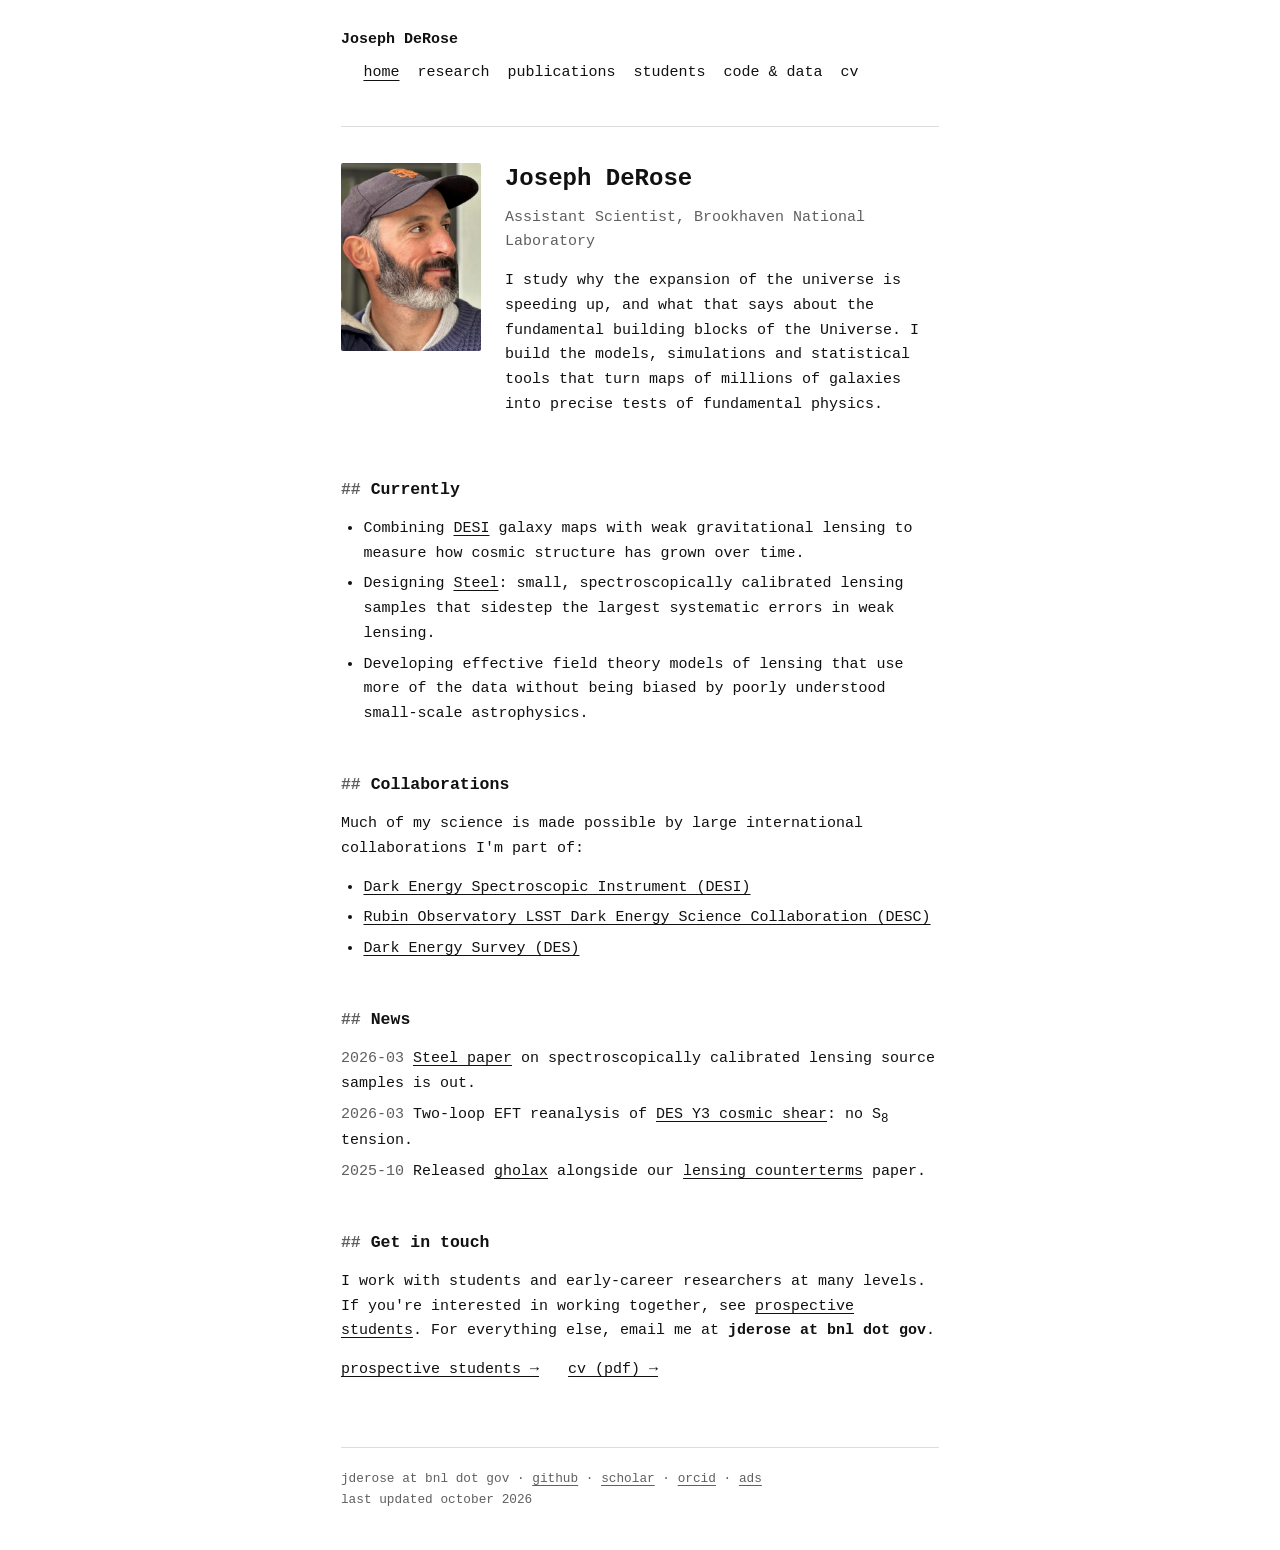
<file: index.html>
<!DOCTYPE html>
<html lang="en">
<head>
  <meta charset="UTF-8">
  <meta name="viewport" content="width=device-width, initial-scale=1.0">
  <title>Joseph DeRose</title>
  <meta name="description" content="Joseph DeRose, cosmologist at Brookhaven National Laboratory, working on dark energy, gravity and the large-scale structure of the universe.">
  <meta property="og:title" content="Joseph DeRose">
  <meta property="og:description" content="Cosmologist at Brookhaven National Laboratory, working on dark energy, gravity and the large-scale structure of the universe.">
  <meta property="og:image" content="images/headshot.jpg">
  <link rel="icon" href="favicon.svg" type="image/svg+xml">
  <link rel="stylesheet" href="style.css">
</head>
<body>
<div class="wrap">

<header class="site">
  <a class="name" href="index.html">Joseph DeRose</a>
  <nav>
    <ul>
      <li><a href="index.html" aria-current="page">home</a></li>
      <li><a href="research.html">research</a></li>
      <li><a href="publications.html">publications</a></li>
      <li><a href="students.html">students</a></li>
      <li><a href="code.html">code &amp; data</a></li>
      <li><a href="images/cv.pdf">cv</a></li>
    </ul>
  </nav>
</header>

<main>
  <div class="intro">
    <img src="images/headshot.jpg" alt="Photo of Joseph DeRose" width="446" height="600">
    <div>
      <h1>Joseph DeRose</h1>
      <p class="muted">Assistant Scientist, Brookhaven National Laboratory</p>
      <p>
        I study why the expansion of the universe is speeding up, and what that says about the fundamental building blocks of the Universe.
        I build the models, simulations and statistical tools that turn maps of millions of galaxies into precise tests of fundamental physics.
      </p>
    </div>
  </div>

  <h2>Currently</h2>
  <ul>
    <li>Combining <a href="https://www.desi.lbl.gov/">DESI</a> galaxy maps with weak gravitational lensing to measure how cosmic structure has grown over time.</li>
    <li>Designing <a href="research.html#steel">Steel</a>: small, spectroscopically calibrated lensing samples that sidestep the largest systematic errors in weak lensing.</li>
    <li>Developing effective field theory models of lensing that use more of the data without being biased by poorly understood small-scale astrophysics.</li>
  </ul>

  <h2>Collaborations</h2>
  <p>Much of my science is made possible by large international collaborations I'm part of:</p>
  <ul>
    <li><a href="https://www.desi.lbl.gov/">Dark Energy Spectroscopic Instrument (DESI)</a></li>
    <li><a href="https://lsstdesc.org/">Rubin Observatory LSST Dark Energy Science Collaboration (DESC)</a></li>
    <li><a href="https://www.darkenergysurvey.org/">Dark Energy Survey (DES)</a></li>
  </ul>

  <h2>News</h2>
  <ul class="news">
    <li><time datetime="2026-03">2026-03</time><a href="https://arxiv.org/abs/2603.10113">Steel paper</a> on spectroscopically calibrated lensing source samples is out.</li>
    <li><time datetime="2026-03">2026-03</time>Two-loop EFT reanalysis of <a href="https://arxiv.org/abs/2603.28761">DES Y3 cosmic shear</a>: no S<sub>8</sub> tension.</li>
    <li><time datetime="2025-10">2025-10</time>Released <a href="https://github.com/j-dr/gholax">gholax</a> alongside our <a href="https://arxiv.org/abs/2510.18981">lensing counterterms</a> paper.</li>
  </ul>

  <h2>Get in touch</h2>
  <p>
    I work with students and early-career researchers at many levels. If you're interested in working together, see
    <a href="students.html">prospective students</a>. For everything else, email me at <b>jderose at bnl dot gov</b>.
  </p>
  <p class="cta">
    <a href="students.html">prospective students &rarr;</a>
    <a href="images/cv.pdf">cv (pdf) &rarr;</a>
  </p>
</main>

<footer class="site">
  jderose at bnl dot gov &middot; <a href="https://github.com/j-dr">github</a> &middot; <a href="https://scholar.google.com/citations?user=4SxA4A8AAAAJ">scholar</a> &middot; <a href="https://orcid.org/0000-0002-0728-0960">orcid</a> &middot; <a href="https://ui.adsabs.harvard.edu/search/q=author%3A%22DeRose%2C%20Joseph%22&amp;sort=date%20desc">ads</a>
  <br>last updated october 2026
</footer>

</div>
</body>
</html>
</file>
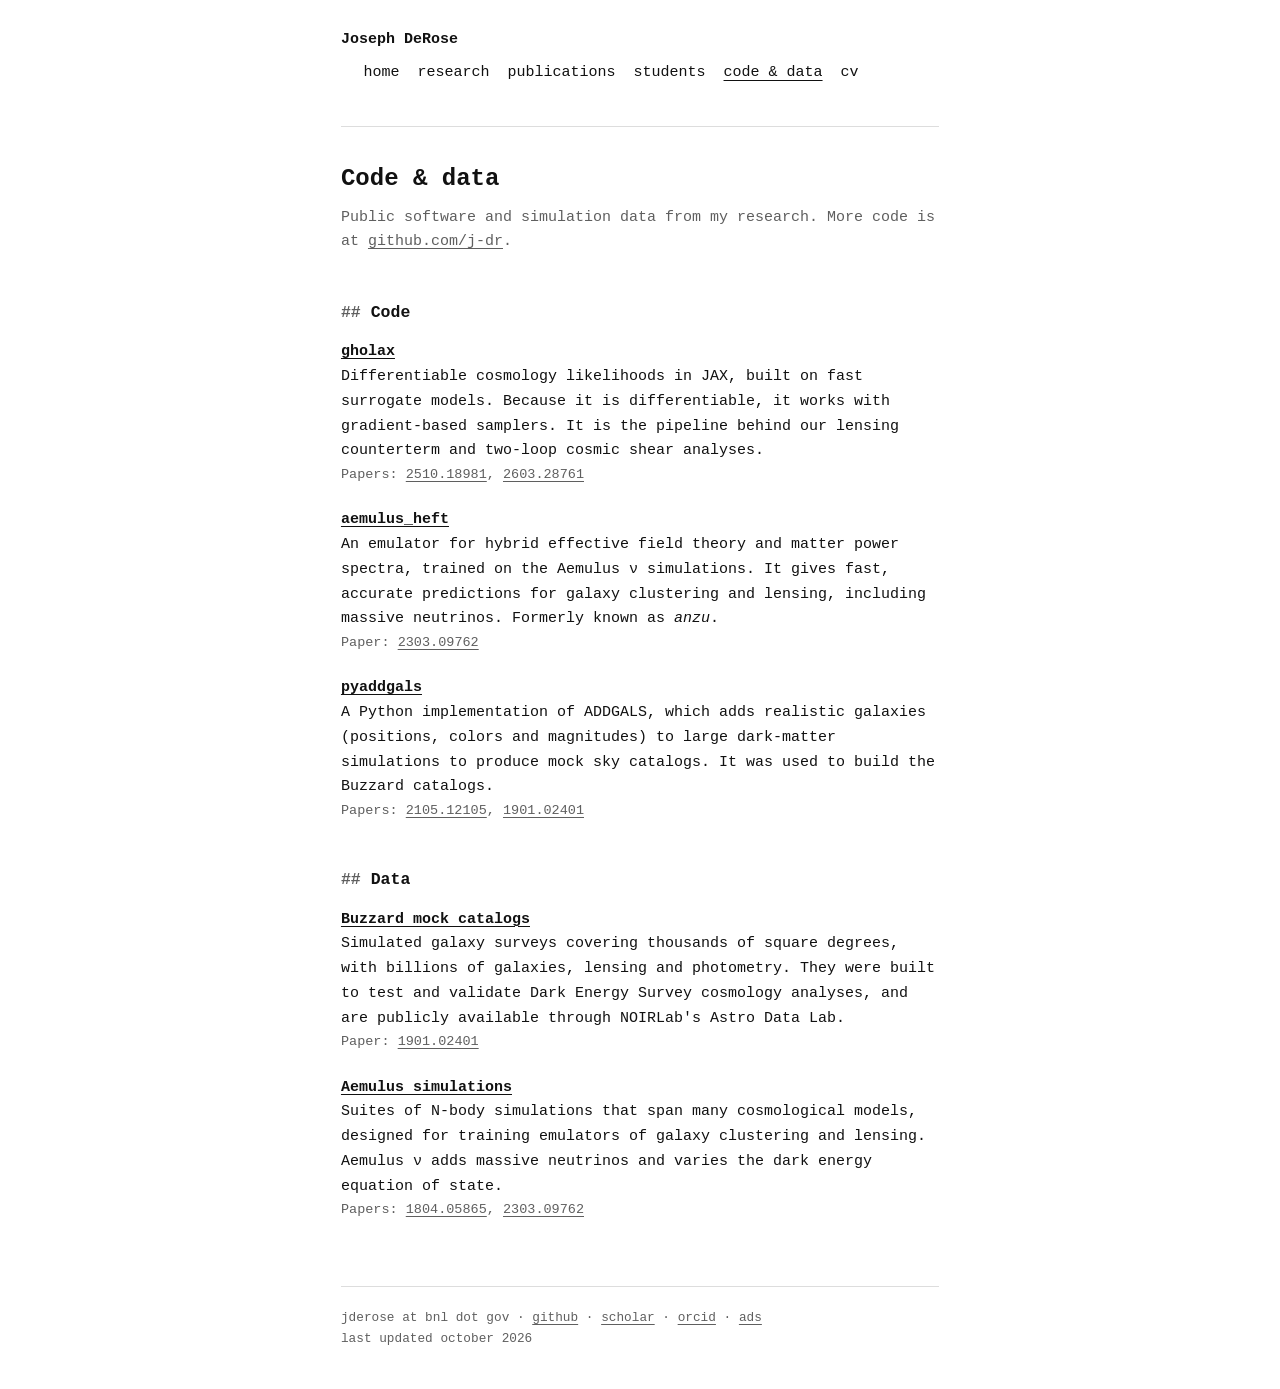
<file: code.html>
<!DOCTYPE html>
<html lang="en">
<head>
  <meta charset="UTF-8">
  <meta name="viewport" content="width=device-width, initial-scale=1.0">
  <title>Code &amp; Data · Joseph DeRose</title>
  <meta name="description" content="Public code and simulation data from Joseph DeRose: gholax, aemulus_heft, pyaddgals, Buzzard and Aemulus.">
  <meta property="og:title" content="Code &amp; Data · Joseph DeRose">
  <meta property="og:description" content="Public cosmology code and simulation data releases.">
  <link rel="icon" href="favicon.svg" type="image/svg+xml">
  <link rel="stylesheet" href="style.css">
</head>
<body>
<div class="wrap">

<header class="site">
  <a class="name" href="index.html">Joseph DeRose</a>
  <nav>
    <ul>
      <li><a href="index.html">home</a></li>
      <li><a href="research.html">research</a></li>
      <li><a href="publications.html">publications</a></li>
      <li><a href="students.html">students</a></li>
      <li><a href="code.html" aria-current="page">code &amp; data</a></li>
      <li><a href="images/cv.pdf">cv</a></li>
    </ul>
  </nav>
</header>

<main>
  <h1>Code &amp; data</h1>
  <p class="muted">Public software and simulation data from my research. More code is at <a href="https://github.com/j-dr">github.com/j-dr</a>.</p>

  <h2>Code</h2>
  <ul class="entries">
    <li>
      <div class="title"><a href="https://github.com/j-dr/gholax">gholax</a></div>
      <div>
        Differentiable cosmology likelihoods in JAX, built on fast surrogate models.
        Because it is differentiable, it works with gradient-based samplers.
        It is the pipeline behind our lensing counterterm and two-loop cosmic shear analyses.
      </div>
      <div class="meta">Papers: <a href="https://arxiv.org/abs/2510.18981">2510.18981</a>, <a href="https://arxiv.org/abs/2603.28761">2603.28761</a></div>
    </li>
    <li>
      <div class="title"><a href="https://github.com/AemulusProject/aemulus_heft">aemulus_heft</a></div>
      <div>
        An emulator for hybrid effective field theory and matter power spectra, trained on the Aemulus &nu; simulations.
        It gives fast, accurate predictions for galaxy clustering and lensing, including massive neutrinos. Formerly known as <i>anzu</i>.
      </div>
      <div class="meta">Paper: <a href="https://arxiv.org/abs/2303.09762">2303.09762</a></div>
    </li>
    <li>
      <div class="title"><a href="https://github.com/j-dr/pyaddgals">pyaddgals</a></div>
      <div>
        A Python implementation of ADDGALS, which adds realistic galaxies (positions, colors and magnitudes) to large dark-matter simulations to produce mock sky catalogs.
        It was used to build the Buzzard catalogs.
      </div>
      <div class="meta">Papers: <a href="https://arxiv.org/abs/2105.12105">2105.12105</a>, <a href="https://arxiv.org/abs/1901.02401">1901.02401</a></div>
    </li>
  </ul>

  <h2>Data</h2>
  <ul class="entries">
    <li>
      <div class="title"><a href="https://datalab.noirlab.edu/buzzard.php">Buzzard mock catalogs</a></div>
      <div>
        Simulated galaxy surveys covering thousands of square degrees, with billions of galaxies, lensing and photometry.
        They were built to test and validate Dark Energy Survey cosmology analyses, and are publicly available through NOIRLab's Astro Data Lab.
      </div>
      <div class="meta">Paper: <a href="https://arxiv.org/abs/1901.02401">1901.02401</a></div>
    </li>
    <li>
      <div class="title"><a href="https://aemulusproject.github.io">Aemulus simulations</a></div>
      <div>
        Suites of N-body simulations that span many cosmological models, designed for training emulators of galaxy clustering and lensing.
        Aemulus &nu; adds massive neutrinos and varies the dark energy equation of state.
      </div>
      <div class="meta">Papers: <a href="https://arxiv.org/abs/1804.05865">1804.05865</a>, <a href="https://arxiv.org/abs/2303.09762">2303.09762</a></div>
    </li>
  </ul>
</main>

<footer class="site">
  jderose at bnl dot gov &middot; <a href="https://github.com/j-dr">github</a> &middot; <a href="https://scholar.google.com/citations?user=4SxA4A8AAAAJ">scholar</a> &middot; <a href="https://orcid.org/0000-0002-0728-0960">orcid</a> &middot; <a href="https://ui.adsabs.harvard.edu/search/q=author%3A%22DeRose%2C%20Joseph%22&amp;sort=date%20desc">ads</a>
  <br>last updated october 2026
</footer>

</div>
</body>
</html>
</file>
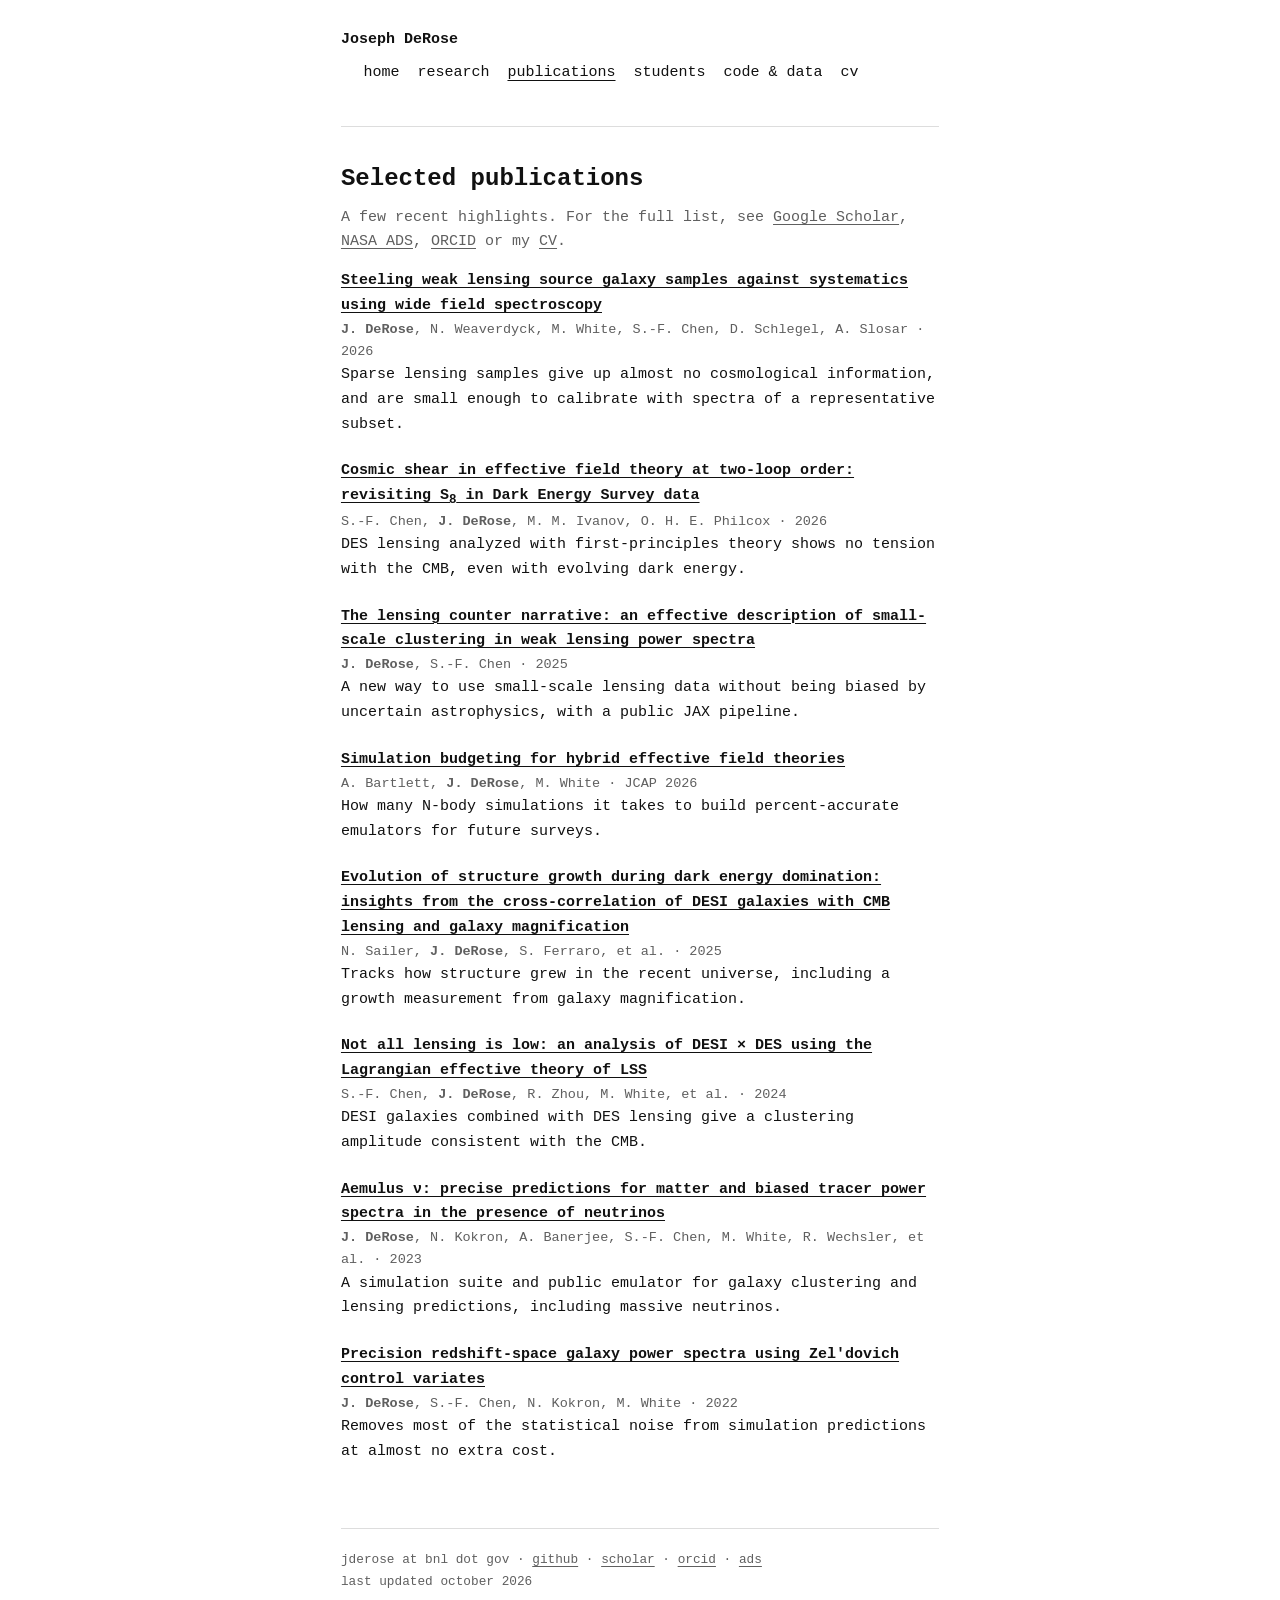
<file: publications.html>
<!DOCTYPE html>
<html lang="en">
<head>
  <meta charset="UTF-8">
  <meta name="viewport" content="width=device-width, initial-scale=1.0">
  <title>Publications · Joseph DeRose</title>
  <meta name="description" content="Selected publications of Joseph DeRose in cosmology, weak lensing and large-scale structure.">
  <meta property="og:title" content="Publications · Joseph DeRose">
  <meta property="og:description" content="Selected publications in cosmology, weak lensing and large-scale structure.">
  <link rel="icon" href="favicon.svg" type="image/svg+xml">
  <link rel="stylesheet" href="style.css">
</head>
<body>
<div class="wrap">

<header class="site">
  <a class="name" href="index.html">Joseph DeRose</a>
  <nav>
    <ul>
      <li><a href="index.html">home</a></li>
      <li><a href="research.html">research</a></li>
      <li><a href="publications.html" aria-current="page">publications</a></li>
      <li><a href="students.html">students</a></li>
      <li><a href="code.html">code &amp; data</a></li>
      <li><a href="images/cv.pdf">cv</a></li>
    </ul>
  </nav>
</header>

<main>
  <h1>Selected publications</h1>
  <p class="muted">
    A few recent highlights.
    For the full list, see <a href="https://scholar.google.com/citations?user=4SxA4A8AAAAJ">Google Scholar</a>, <a href="https://ui.adsabs.harvard.edu/search/q=author%3A%22DeRose%2C%20Joseph%22&amp;sort=date%20desc">NASA ADS</a>, <a href="https://orcid.org/0000-0002-0728-0960">ORCID</a> or my <a href="images/cv.pdf">CV</a>.
  </p>

  <ol class="entries">
    <li>
      <div class="title"><a href="https://arxiv.org/abs/2603.10113">Steeling weak lensing source galaxy samples against systematics using wide field spectroscopy</a></div>
      <div class="meta"><b>J. DeRose</b>, N. Weaverdyck, M. White, S.-F. Chen, D. Schlegel, A. Slosar &middot; 2026</div>
      <div>Sparse lensing samples give up almost no cosmological information, and are small enough to calibrate with spectra of a representative subset.</div>
    </li>
    <li>
      <div class="title"><a href="https://arxiv.org/abs/2603.28761">Cosmic shear in effective field theory at two-loop order: revisiting S<sub>8</sub> in Dark Energy Survey data</a></div>
      <div class="meta">S.-F. Chen, <b>J. DeRose</b>, M. M. Ivanov, O. H. E. Philcox &middot; 2026</div>
      <div>DES lensing analyzed with first-principles theory shows no tension with the CMB, even with evolving dark energy.</div>
    </li>
    <li>
      <div class="title"><a href="https://arxiv.org/abs/2510.18981">The lensing counter narrative: an effective description of small-scale clustering in weak lensing power spectra</a></div>
      <div class="meta"><b>J. DeRose</b>, S.-F. Chen &middot; 2025</div>
      <div>A new way to use small-scale lensing data without being biased by uncertain astrophysics, with a public JAX pipeline.</div>
    </li>
    <li>
      <div class="title"><a href="https://arxiv.org/abs/2510.13962">Simulation budgeting for hybrid effective field theories</a></div>
      <div class="meta">A. Bartlett, <b>J. DeRose</b>, M. White &middot; JCAP 2026</div>
      <div>How many N-body simulations it takes to build percent-accurate emulators for future surveys.</div>
    </li>
    <li>
      <div class="title"><a href="https://arxiv.org/abs/2503.24385">Evolution of structure growth during dark energy domination: insights from the cross-correlation of DESI galaxies with CMB lensing and galaxy magnification</a></div>
      <div class="meta">N. Sailer, <b>J. DeRose</b>, S. Ferraro, et al. &middot; 2025</div>
      <div>Tracks how structure grew in the recent universe, including a growth measurement from galaxy magnification.</div>
    </li>
    <li>
      <div class="title"><a href="https://arxiv.org/abs/2407.04795">Not all lensing is low: an analysis of DESI &times; DES using the Lagrangian effective theory of LSS</a></div>
      <div class="meta">S.-F. Chen, <b>J. DeRose</b>, R. Zhou, M. White, et al. &middot; 2024</div>
      <div>DESI galaxies combined with DES lensing give a clustering amplitude consistent with the CMB.</div>
    </li>
    <li>
      <div class="title"><a href="https://arxiv.org/abs/2303.09762">Aemulus &nu;: precise predictions for matter and biased tracer power spectra in the presence of neutrinos</a></div>
      <div class="meta"><b>J. DeRose</b>, N. Kokron, A. Banerjee, S.-F. Chen, M. White, R. Wechsler, et al. &middot; 2023</div>
      <div>A simulation suite and public emulator for galaxy clustering and lensing predictions, including massive neutrinos.</div>
    </li>
    <li>
      <div class="title"><a href="https://arxiv.org/abs/2210.14239">Precision redshift-space galaxy power spectra using Zel'dovich control variates</a></div>
      <div class="meta"><b>J. DeRose</b>, S.-F. Chen, N. Kokron, M. White &middot; 2022</div>
      <div>Removes most of the statistical noise from simulation predictions at almost no extra cost.</div>
    </li>
  </ol>
</main>

<footer class="site">
  jderose at bnl dot gov &middot; <a href="https://github.com/j-dr">github</a> &middot; <a href="https://scholar.google.com/citations?user=4SxA4A8AAAAJ">scholar</a> &middot; <a href="https://orcid.org/0000-0002-0728-0960">orcid</a> &middot; <a href="https://ui.adsabs.harvard.edu/search/q=author%3A%22DeRose%2C%20Joseph%22&amp;sort=date%20desc">ads</a>
  <br>last updated october 2026
</footer>

</div>
</body>
</html>
</file>
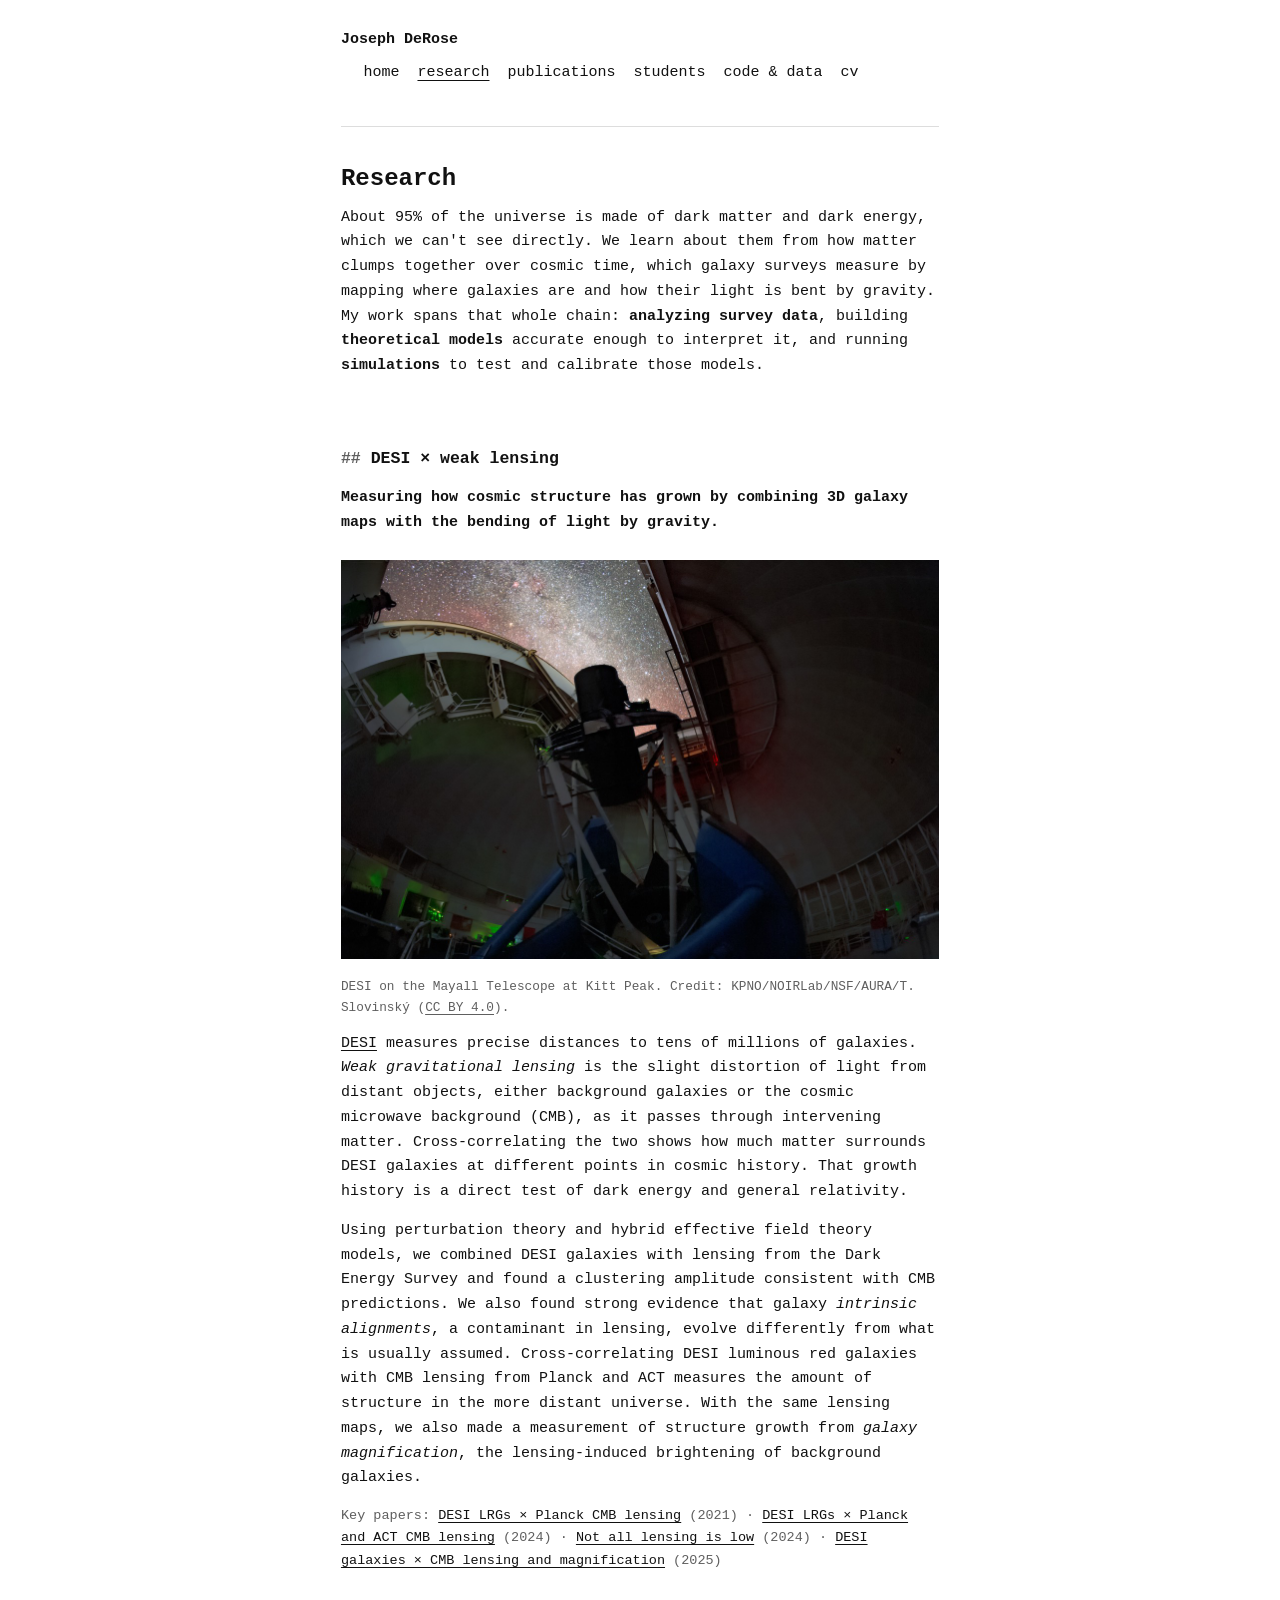
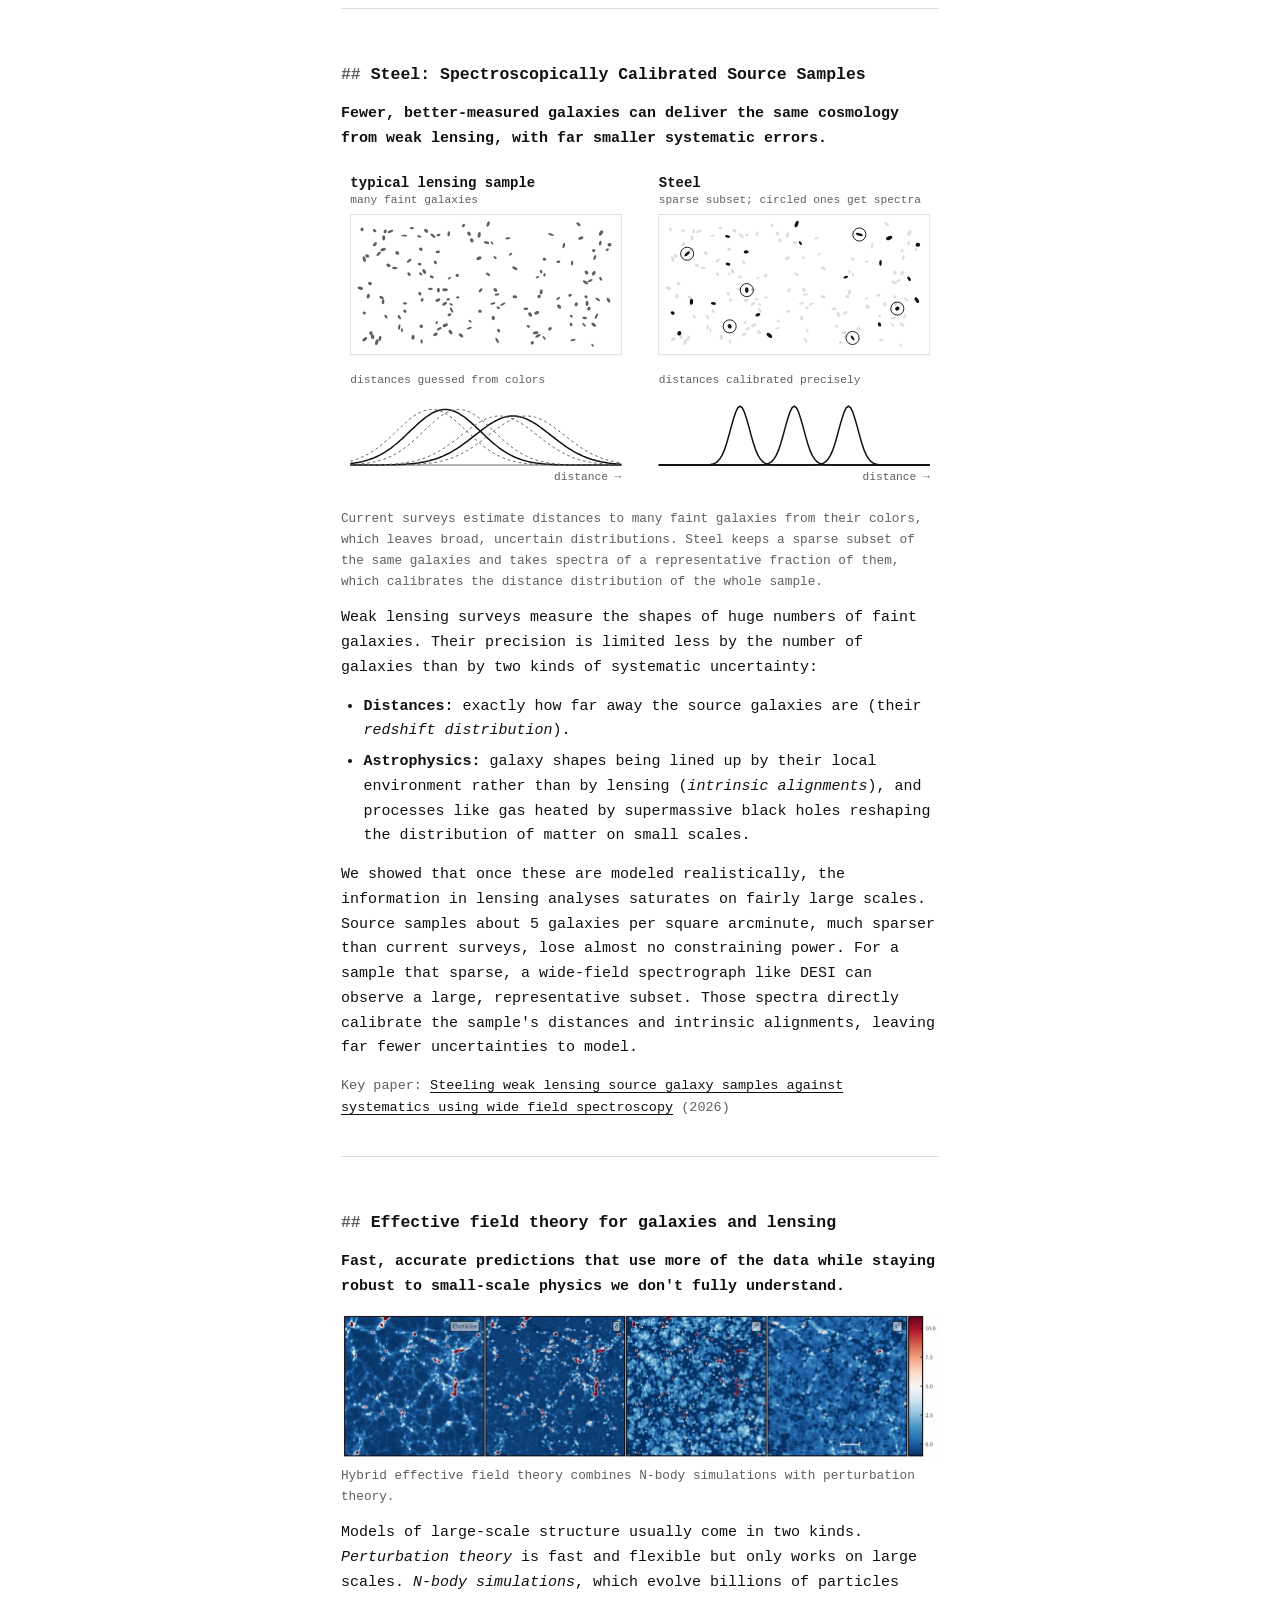
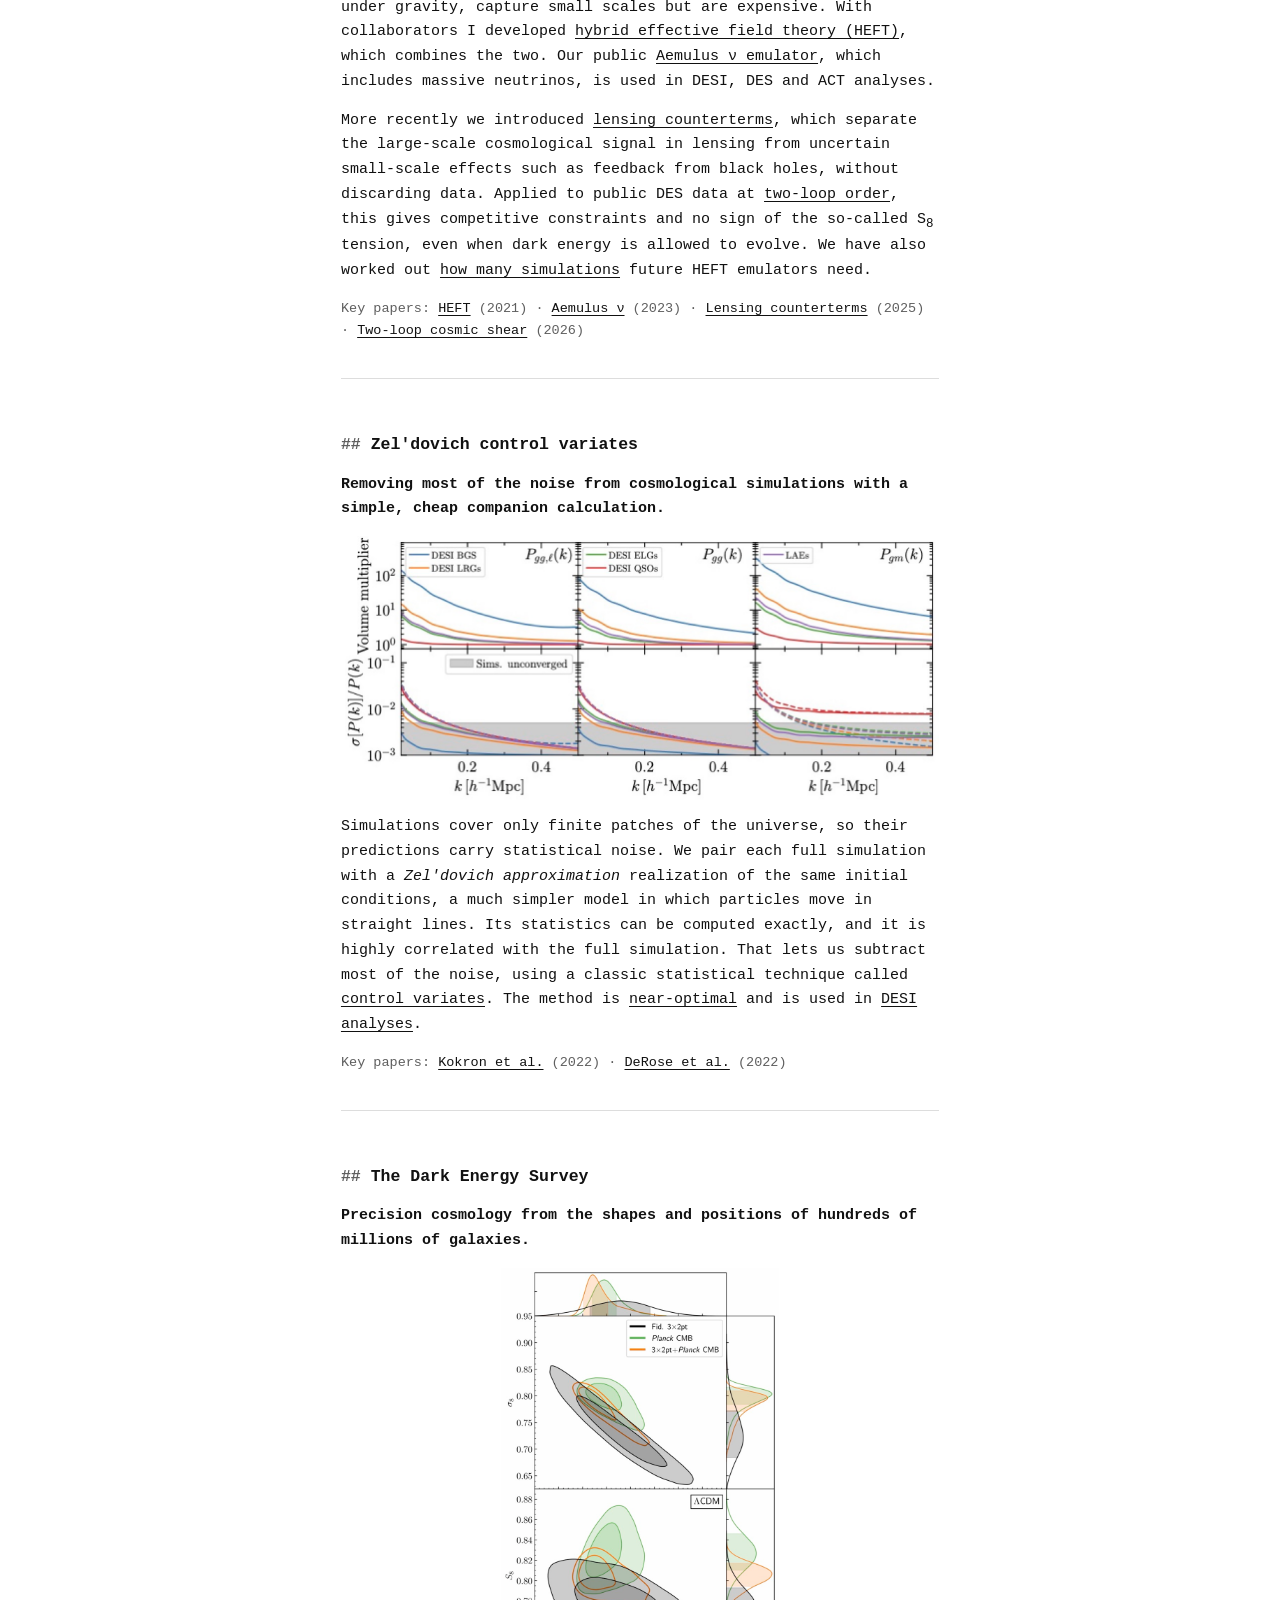
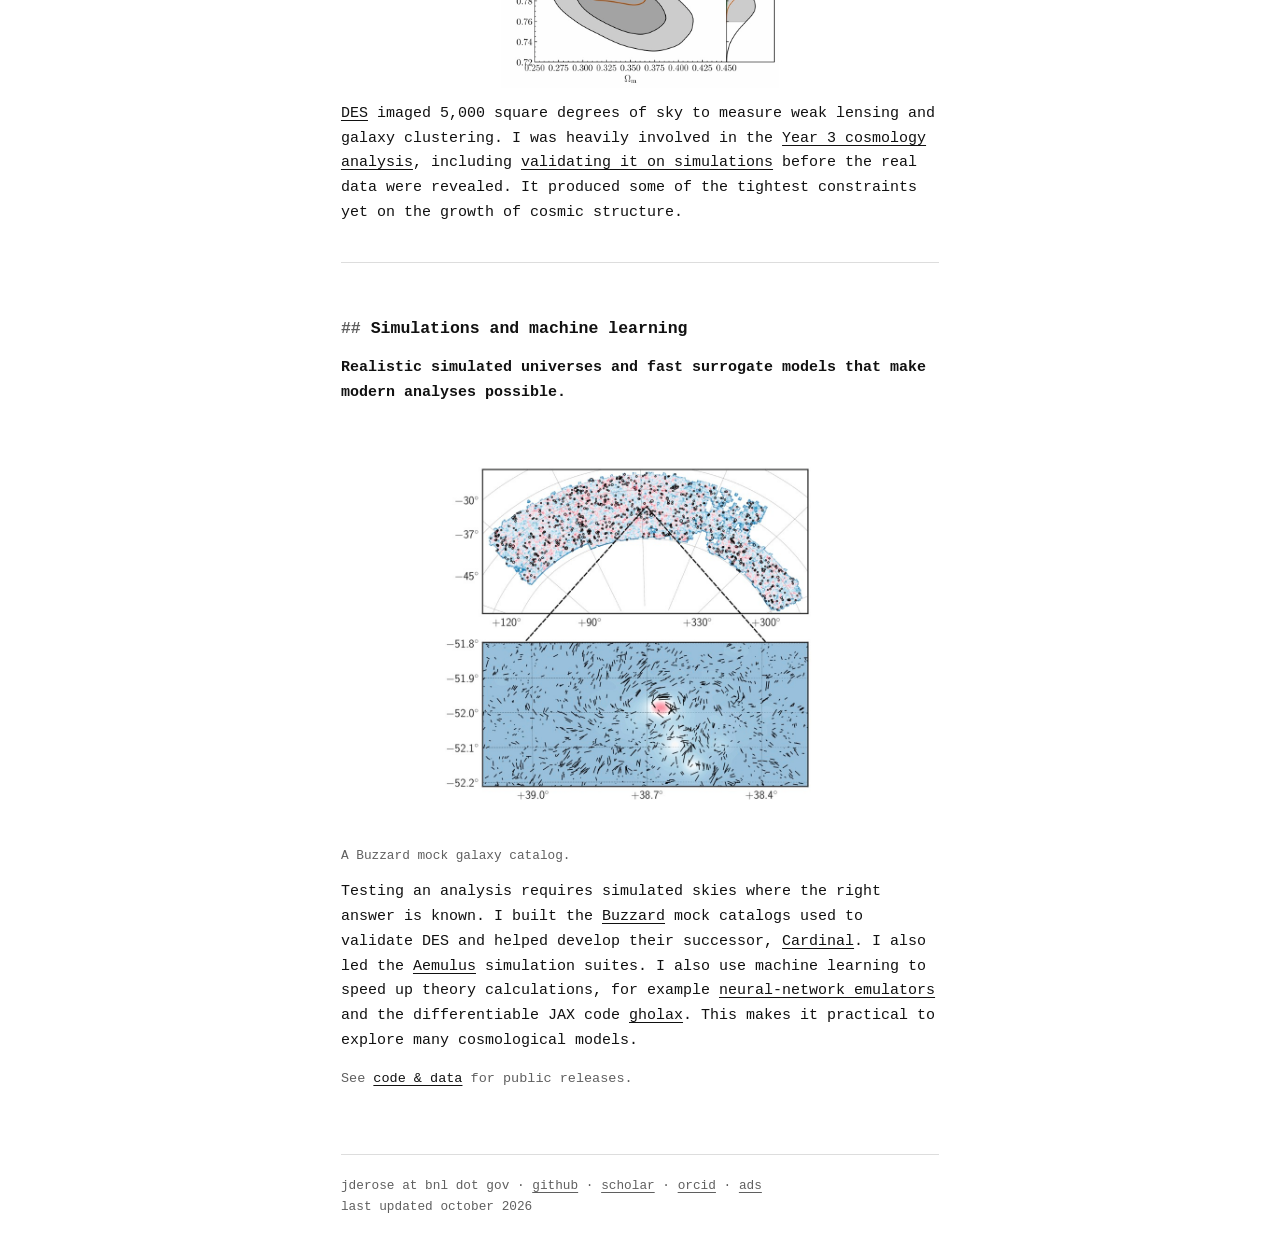
<file: research.html>
<!DOCTYPE html>
<html lang="en">
<head>
  <meta charset="UTF-8">
  <meta name="viewport" content="width=device-width, initial-scale=1.0">
  <title>Research · Joseph DeRose</title>
  <meta name="description" content="Research on weak lensing, galaxy surveys, effective field theory and cosmological simulations.">
  <meta property="og:title" content="Research · Joseph DeRose">
  <meta property="og:description" content="Research on weak lensing, galaxy surveys, effective field theory and cosmological simulations.">
  <meta property="og:image" content="images/desi-telescope.jpg">
  <link rel="icon" href="favicon.svg" type="image/svg+xml">
  <link rel="stylesheet" href="style.css">
</head>
<body>
<div class="wrap">

<header class="site">
  <a class="name" href="index.html">Joseph DeRose</a>
  <nav>
    <ul>
      <li><a href="index.html">home</a></li>
      <li><a href="research.html" aria-current="page">research</a></li>
      <li><a href="publications.html">publications</a></li>
      <li><a href="students.html">students</a></li>
      <li><a href="code.html">code &amp; data</a></li>
      <li><a href="images/cv.pdf">cv</a></li>
    </ul>
  </nav>
</header>

<main>
  <h1>Research</h1>
  <p>
    About 95% of the universe is made of dark matter and dark energy, which we can't see directly.
    We learn about them from how matter clumps together over cosmic time, which galaxy surveys measure by mapping where galaxies are and how their light is bent by gravity.
    My work spans that whole chain: <b>analyzing survey data</b>, building <b>theoretical models</b> accurate enough to interpret it, and running <b>simulations</b> to test and calibrate those models.
  </p>

  <section class="project" id="desi-lensing">
    <h2>DESI &times; weak lensing</h2>
    <p class="lead">Measuring how cosmic structure has grown by combining 3D galaxy maps with the bending of light by gravity.</p>
    <figure>
      <img src="images/desi-telescope.jpg" alt="The Mayall Telescope, home of DESI, observing under the Milky Way" width="1200" height="800" loading="lazy">
      <figcaption>DESI on the Mayall Telescope at Kitt Peak. Credit: KPNO/NOIRLab/NSF/AURA/T. Slovinský (<a href="https://noirlab.edu/public/images/MG-9353-CC/">CC BY 4.0</a>).</figcaption>
    </figure>
    <p>
      <a href="https://www.desi.lbl.gov/">DESI</a> measures precise distances to tens of millions of galaxies.
      <i>Weak gravitational lensing</i> is the slight distortion of light from distant objects, either background galaxies or the cosmic microwave background (CMB), as it passes through intervening matter.
      Cross-correlating the two shows how much matter surrounds DESI galaxies at different points in cosmic history.
      That growth history is a direct test of dark energy and general relativity.
    </p>
    <p>
      Using perturbation theory and hybrid effective field theory models, we combined DESI galaxies with lensing from the Dark Energy Survey and found a clustering amplitude consistent with CMB predictions.
      We also found strong evidence that galaxy <i>intrinsic alignments</i>, a contaminant in lensing, evolve differently from what is usually assumed.
      Cross-correlating DESI luminous red galaxies with CMB lensing from Planck and ACT measures the amount of structure in the more distant universe.
      With the same lensing maps, we also made a measurement of structure growth from <i>galaxy magnification</i>, the lensing-induced brightening of background galaxies.
    </p>
    <p class="papers">
      Key papers:
      <a href="https://arxiv.org/abs/2111.09898">DESI LRGs &times; Planck CMB lensing</a> (2021) &middot;
      <a href="https://arxiv.org/abs/2407.04607">DESI LRGs &times; Planck and ACT CMB lensing</a> (2024) &middot;
      <a href="https://arxiv.org/abs/2407.04795">Not all lensing is low</a> (2024) &middot;
      <a href="https://arxiv.org/abs/2503.24385">DESI galaxies &times; CMB lensing and magnification</a> (2025)
    </p>
  </section>

  <section class="project" id="steel">
    <h2>Steel: Spectroscopically Calibrated Source Samples</h2>
    <p class="lead">Fewer, better-measured galaxies can deliver the same cosmology from weak lensing, with far smaller systematic errors.</p>
    <figure>
      <svg viewBox="0 0 640 360" role="img" aria-labelledby="steel-title" class="diagram">
      <title id="steel-title">Comparison of a dense photometric lensing sample with uncertain distances and the Steel sample: a sparse subset of the same galaxies whose distance distribution is calibrated from spectra of a representative fraction.</title>
      <text x="10" y="22" class="head">typical lensing sample</text>
      <text x="10" y="40" class="small">many faint galaxies</text>
      <text x="340" y="22" class="head">Steel</text>
      <text x="340" y="40" class="small">sparse subset; circled ones get spectra</text>
      <rect x="10" y="52" width="290" height="150" class="frame"/>
      <ellipse cx="83.7" cy="75.4" rx="2.4" ry="1.1" transform="rotate(12 83.7 75.4)" class="gal faint"/>
      <ellipse cx="128.4" cy="181.3" rx="2.9" ry="1.6" transform="rotate(40 128.4 181.3)" class="gal faint"/>
      <ellipse cx="164.9" cy="98.0" rx="2.0" ry="1.1" transform="rotate(39 164.9 98.0)" class="gal faint"/>
      <ellipse cx="270.4" cy="169.8" rx="2.9" ry="1.6" transform="rotate(35 270.4 169.8)" class="gal faint"/>
      <ellipse cx="103.7" cy="143.5" rx="2.8" ry="1.7" transform="rotate(158 103.7 143.5)" class="gal faint"/>
      <ellipse cx="43.4" cy="140.8" rx="2.7" ry="1.4" transform="rotate(32 43.4 140.8)" class="gal faint"/>
      <ellipse cx="147.9" cy="73.6" rx="3.1" ry="1.7" transform="rotate(99 147.9 73.6)" class="gal faint"/>
      <ellipse cx="101.1" cy="180.2" rx="2.6" ry="1.7" transform="rotate(153 101.1 180.2)" class="gal faint"/>
      <ellipse cx="157.3" cy="115.8" rx="2.6" ry="1.3" transform="rotate(29 157.3 115.8)" class="gal faint"/>
      <ellipse cx="102.4" cy="167.6" rx="1.9" ry="1.0" transform="rotate(113 102.4 167.6)" class="gal faint"/>
      <ellipse cx="95.7" cy="131.5" rx="2.5" ry="1.3" transform="rotate(180 95.7 131.5)" class="gal faint"/>
      <ellipse cx="72.8" cy="115.7" rx="2.1" ry="1.5" transform="rotate(50 72.8 115.7)" class="gal faint"/>
      <ellipse cx="116.1" cy="159.1" rx="2.2" ry="1.4" transform="rotate(163 116.1 159.1)" class="gal faint"/>
      <ellipse cx="47.3" cy="70.0" rx="2.1" ry="1.6" transform="rotate(111 47.3 70.0)" class="gal faint"/>
      <ellipse cx="84.1" cy="105.0" rx="2.0" ry="1.4" transform="rotate(8 84.1 105.0)" class="gal faint"/>
      <ellipse cx="208.3" cy="178.5" rx="3.1" ry="1.6" transform="rotate(173 208.3 178.5)" class="gal faint"/>
      <ellipse cx="24.9" cy="99.6" rx="3.2" ry="1.6" transform="rotate(74 24.9 99.6)" class="gal faint"/>
      <ellipse cx="274.7" cy="142.7" rx="2.9" ry="1.2" transform="rotate(34 274.7 142.7)" class="gal faint"/>
      <ellipse cx="139.9" cy="79.7" rx="2.3" ry="1.8" transform="rotate(60 139.9 79.7)" class="gal faint"/>
      <ellipse cx="22.5" cy="67.8" rx="2.0" ry="1.6" transform="rotate(65 22.5 67.8)" class="gal faint"/>
      <ellipse cx="98.4" cy="74.6" rx="3.2" ry="1.3" transform="rotate(37 98.4 74.6)" class="gal faint"/>
      <ellipse cx="36.0" cy="69.2" rx="2.0" ry="1.5" transform="rotate(27 36.0 69.2)" class="gal faint"/>
      <ellipse cx="31.0" cy="125.8" rx="2.1" ry="1.8" transform="rotate(22 31.0 125.8)" class="gal faint"/>
      <ellipse cx="162.9" cy="162.6" rx="2.4" ry="1.8" transform="rotate(86 162.9 162.6)" class="gal faint"/>
      <ellipse cx="85.3" cy="115.4" rx="1.9" ry="1.3" transform="rotate(45 85.3 115.4)" class="gal faint"/>
      <ellipse cx="260.1" cy="170.0" rx="2.5" ry="1.0" transform="rotate(46 260.1 170.0)" class="gal faint"/>
      <ellipse cx="85.4" cy="89.0" rx="2.1" ry="1.7" transform="rotate(26 85.4 89.0)" class="gal faint"/>
      <ellipse cx="33.8" cy="182.6" rx="2.6" ry="1.8" transform="rotate(73 33.8 182.6)" class="gal faint"/>
      <ellipse cx="263.3" cy="147.0" rx="2.9" ry="1.6" transform="rotate(89 263.3 147.0)" class="gal faint"/>
      <ellipse cx="45.1" cy="89.4" rx="3.0" ry="1.7" transform="rotate(166 45.1 89.4)" class="gal faint"/>
      <ellipse cx="110.9" cy="147.4" rx="2.9" ry="1.5" transform="rotate(147 110.9 147.4)" class="gal faint"/>
      <ellipse cx="162.6" cy="147.1" rx="2.8" ry="1.2" transform="rotate(166 162.6 147.1)" class="gal faint"/>
      <ellipse cx="278.2" cy="71.7" rx="3.2" ry="1.8" transform="rotate(120 278.2 71.7)" class="gal faint"/>
      <ellipse cx="32.0" cy="178.9" rx="2.0" ry="1.8" transform="rotate(120 32.0 178.9)" class="gal faint"/>
      <ellipse cx="36.3" cy="83.7" rx="2.7" ry="1.5" transform="rotate(134 36.3 83.7)" class="gal faint"/>
      <ellipse cx="270.4" cy="90.4" rx="1.8" ry="1.7" transform="rotate(2 270.4 90.4)" class="gal faint"/>
      <ellipse cx="256.6" cy="77.1" rx="2.9" ry="1.6" transform="rotate(158 256.6 77.1)" class="gal faint"/>
      <ellipse cx="168.7" cy="176.2" rx="2.1" ry="1.5" transform="rotate(60 168.7 176.2)" class="gal faint"/>
      <ellipse cx="260.8" cy="162.6" rx="2.5" ry="1.4" transform="rotate(5 260.8 162.6)" class="gal faint"/>
      <ellipse cx="29.2" cy="139.3" rx="2.5" ry="1.7" transform="rotate(109 29.2 139.3)" class="gal faint"/>
      <ellipse cx="57.5" cy="109.1" rx="2.9" ry="1.4" transform="rotate(2 57.5 109.1)" class="gal faint"/>
      <ellipse cx="246.2" cy="169.6" rx="1.9" ry="1.4" transform="rotate(69 246.2 169.6)" class="gal faint"/>
      <ellipse cx="232.6" cy="102.5" rx="2.1" ry="1.4" transform="rotate(174 232.6 102.5)" class="gal faint"/>
      <ellipse cx="45.7" cy="76.9" rx="2.7" ry="1.7" transform="rotate(92 45.7 76.9)" class="gal faint"/>
      <ellipse cx="137.2" cy="173.5" rx="2.9" ry="1.1" transform="rotate(159 137.2 173.5)" class="gal faint"/>
      <ellipse cx="72.9" cy="101.3" rx="3.0" ry="1.3" transform="rotate(144 72.9 101.3)" class="gal faint"/>
      <ellipse cx="65.2" cy="175.7" rx="2.0" ry="1.1" transform="rotate(89 65.2 175.7)" class="gal faint"/>
      <ellipse cx="111.4" cy="132.4" rx="3.1" ry="1.6" transform="rotate(1 111.4 132.4)" class="gal faint"/>
      <ellipse cx="104.2" cy="132.8" rx="2.5" ry="1.6" transform="rotate(87 104.2 132.8)" class="gal faint"/>
      <ellipse cx="40.4" cy="93.9" rx="3.0" ry="1.3" transform="rotate(138 40.4 93.9)" class="gal faint"/>
      <ellipse cx="286.2" cy="143.5" rx="2.7" ry="1.5" transform="rotate(56 286.2 143.5)" class="gal faint"/>
      <ellipse cx="266.5" cy="122.7" rx="3.1" ry="1.2" transform="rotate(156 266.5 122.7)" class="gal faint"/>
      <ellipse cx="232.4" cy="141.7" rx="2.4" ry="1.1" transform="rotate(139 232.4 141.7)" class="gal faint"/>
      <ellipse cx="117.8" cy="148.1" rx="2.0" ry="1.1" transform="rotate(26 117.8 148.1)" class="gal faint"/>
      <ellipse cx="238.4" cy="85.1" rx="3.1" ry="1.3" transform="rotate(104 238.4 85.1)" class="gal faint"/>
      <ellipse cx="114.6" cy="142.7" rx="1.9" ry="1.3" transform="rotate(169 114.6 142.7)" class="gal faint"/>
      <ellipse cx="68.5" cy="147.1" rx="2.3" ry="1.2" transform="rotate(4 68.5 147.1)" class="gal faint"/>
      <ellipse cx="25.4" cy="185.4" rx="3.0" ry="1.6" transform="rotate(145 25.4 185.4)" class="gal faint"/>
      <ellipse cx="277.4" cy="82.6" rx="2.6" ry="1.4" transform="rotate(103 277.4 82.6)" class="gal faint"/>
      <ellipse cx="273.2" cy="160.8" rx="3.2" ry="1.1" transform="rotate(117 273.2 160.8)" class="gal faint"/>
      <ellipse cx="202.4" cy="158.9" rx="2.7" ry="1.7" transform="rotate(55 202.4 158.9)" class="gal faint"/>
      <ellipse cx="270.5" cy="114.8" rx="2.6" ry="1.7" transform="rotate(127 270.5 114.8)" class="gal faint"/>
      <ellipse cx="103.6" cy="91.9" rx="2.3" ry="1.5" transform="rotate(179 103.6 91.9)" class="gal faint"/>
      <ellipse cx="262.7" cy="114.0" rx="2.4" ry="1.7" transform="rotate(51 262.7 114.0)" class="gal faint"/>
      <ellipse cx="131.1" cy="63.7" rx="2.1" ry="1.4" transform="rotate(125 131.1 63.7)" class="gal faint"/>
      <ellipse cx="186.0" cy="109.4" rx="3.1" ry="1.5" transform="rotate(28 186.0 109.4)" class="gal faint"/>
      <ellipse cx="38.3" cy="188.6" rx="3.2" ry="1.7" transform="rotate(109 38.3 188.6)" class="gal faint"/>
      <ellipse cx="104.3" cy="73.9" rx="2.2" ry="1.2" transform="rotate(167 104.3 73.9)" class="gal faint"/>
      <ellipse cx="60.2" cy="93.0" rx="2.2" ry="1.8" transform="rotate(29 60.2 93.0)" class="gal faint"/>
      <ellipse cx="233.4" cy="150.5" rx="2.6" ry="1.8" transform="rotate(47 233.4 150.5)" class="gal faint"/>
      <ellipse cx="161.6" cy="82.5" rx="1.9" ry="1.0" transform="rotate(57 161.6 82.5)" class="gal faint"/>
      <ellipse cx="52.9" cy="70.0" rx="3.2" ry="1.2" transform="rotate(160 52.9 70.0)" class="gal faint"/>
      <ellipse cx="209.5" cy="157.1" rx="2.7" ry="1.8" transform="rotate(158 209.5 157.1)" class="gal faint"/>
      <ellipse cx="214.2" cy="134.8" rx="2.8" ry="1.6" transform="rotate(99 214.2 134.8)" class="gal faint"/>
      <ellipse cx="155.7" cy="82.0" rx="3.0" ry="1.4" transform="rotate(12 155.7 82.0)" class="gal faint"/>
      <ellipse cx="89.1" cy="112.9" rx="2.8" ry="1.7" transform="rotate(59 89.1 112.9)" class="gal faint"/>
      <ellipse cx="124.4" cy="117.0" rx="1.8" ry="1.7" transform="rotate(3 124.4 117.0)" class="gal faint"/>
      <ellipse cx="62.3" cy="172.3" rx="3.0" ry="1.2" transform="rotate(100 62.3 172.3)" class="gal faint"/>
      <ellipse cx="148.7" cy="155.4" rx="2.1" ry="1.7" transform="rotate(179 148.7 155.4)" class="gal faint"/>
      <ellipse cx="210.7" cy="181.8" rx="3.1" ry="1.3" transform="rotate(153 210.7 181.8)" class="gal faint"/>
      <ellipse cx="245.1" cy="138.3" rx="2.0" ry="1.5" transform="rotate(164 245.1 138.3)" class="gal faint"/>
      <ellipse cx="262.2" cy="140.0" rx="1.9" ry="1.5" transform="rotate(46 262.2 140.0)" class="gal faint"/>
      <ellipse cx="251.7" cy="148.1" rx="2.2" ry="1.7" transform="rotate(113 251.7 148.1)" class="gal faint"/>
      <ellipse cx="111.6" cy="170.4" rx="3.0" ry="1.7" transform="rotate(159 111.6 170.4)" class="gal faint"/>
      <ellipse cx="197.8" cy="152.8" rx="2.6" ry="1.4" transform="rotate(178 197.8 152.8)" class="gal faint"/>
      <ellipse cx="115.3" cy="72.6" rx="2.8" ry="1.4" transform="rotate(98 115.3 72.6)" class="gal faint"/>
      <ellipse cx="181.4" cy="94.5" rx="2.1" ry="1.1" transform="rotate(141 181.4 94.5)" class="gal faint"/>
      <ellipse cx="265.3" cy="152.6" rx="2.0" ry="1.8" transform="rotate(149 265.3 152.6)" class="gal faint"/>
      <ellipse cx="157.5" cy="62.1" rx="3.0" ry="1.5" transform="rotate(112 157.5 62.1)" class="gal faint"/>
      <ellipse cx="24.9" cy="157.3" rx="1.8" ry="1.4" transform="rotate(26 24.9 157.3)" class="gal faint"/>
      <ellipse cx="117.2" cy="177.7" rx="2.8" ry="1.7" transform="rotate(54 117.2 177.7)" class="gal faint"/>
      <ellipse cx="124.9" cy="140.6" rx="1.8" ry="1.3" transform="rotate(175 124.9 140.6)" class="gal faint"/>
      <ellipse cx="223.6" cy="174.2" rx="2.2" ry="1.6" transform="rotate(142 223.6 174.2)" class="gal faint"/>
      <ellipse cx="210.2" cy="118.9" rx="2.0" ry="1.0" transform="rotate(160 210.2 118.9)" class="gal faint"/>
      <ellipse cx="271.6" cy="97.9" rx="2.9" ry="1.3" transform="rotate(113 271.6 97.9)" class="gal faint"/>
      <ellipse cx="247.3" cy="103.8" rx="2.7" ry="1.2" transform="rotate(92 247.3 103.8)" class="gal faint"/>
      <ellipse cx="28.1" cy="96.3" rx="2.2" ry="1.7" transform="rotate(24 28.1 96.3)" class="gal faint"/>
      <ellipse cx="224.7" cy="73.3" rx="3.2" ry="1.1" transform="rotate(17 224.7 73.3)" class="gal faint"/>
      <ellipse cx="77.1" cy="183.3" rx="2.7" ry="1.7" transform="rotate(90 77.1 183.3)" class="gal faint"/>
      <ellipse cx="50.8" cy="106.3" rx="2.4" ry="1.8" transform="rotate(30 50.8 106.3)" class="gal faint"/>
      <ellipse cx="85.9" cy="171.6" rx="2.0" ry="1.8" transform="rotate(53 85.9 171.6)" class="gal faint"/>
      <ellipse cx="173.2" cy="147.9" rx="3.1" ry="1.1" transform="rotate(152 173.2 147.9)" class="gal faint"/>
      <ellipse cx="68.4" cy="155.4" rx="1.8" ry="1.6" transform="rotate(33 68.4 155.4)" class="gal faint"/>
      <ellipse cx="75.7" cy="66.5" rx="2.3" ry="1.3" transform="rotate(177 75.7 66.5)" class="gal faint"/>
      <ellipse cx="287.3" cy="84.3" rx="2.1" ry="1.8" transform="rotate(171 287.3 84.3)" class="gal faint"/>
      <ellipse cx="204.7" cy="189.2" rx="1.9" ry="1.7" transform="rotate(127 204.7 189.2)" class="gal faint"/>
      <ellipse cx="200.4" cy="171.6" rx="1.9" ry="1.2" transform="rotate(25 200.4 171.6)" class="gal faint"/>
      <ellipse cx="149.3" cy="133.0" rx="2.6" ry="1.3" transform="rotate(134 149.3 133.0)" class="gal faint"/>
      <ellipse cx="246.4" cy="160.6" rx="1.9" ry="1.1" transform="rotate(39 246.4 160.6)" class="gal faint"/>
      <ellipse cx="84.3" cy="136.6" rx="2.1" ry="1.5" transform="rotate(62 84.3 136.6)" class="gal faint"/>
      <ellipse cx="118.2" cy="154.1" rx="3.1" ry="1.2" transform="rotate(63 118.2 154.1)" class="gal faint"/>
      <ellipse cx="285.0" cy="89.6" rx="1.8" ry="1.2" transform="rotate(149 285.0 89.6)" class="gal faint"/>
      <ellipse cx="217.4" cy="184.0" rx="2.5" ry="1.0" transform="rotate(55 217.4 184.0)" class="gal faint"/>
      <ellipse cx="214.2" cy="113.1" rx="2.0" ry="1.3" transform="rotate(83 214.2 113.1)" class="gal faint"/>
      <ellipse cx="116.1" cy="120.0" rx="2.0" ry="1.0" transform="rotate(141 116.1 120.0)" class="gal faint"/>
      <ellipse cx="217.7" cy="116.4" rx="2.0" ry="1.2" transform="rotate(100 217.7 116.4)" class="gal faint"/>
      <ellipse cx="261.6" cy="124.6" rx="3.2" ry="1.4" transform="rotate(33 261.6 124.6)" class="gal faint"/>
      <ellipse cx="186.1" cy="140.0" rx="2.6" ry="1.6" transform="rotate(4 186.1 140.0)" class="gal faint"/>
      <ellipse cx="138.0" cy="166.0" rx="2.0" ry="1.0" transform="rotate(33 138.0 166.0)" class="gal faint"/>
      <ellipse cx="97.1" cy="118.6" rx="2.2" ry="1.5" transform="rotate(31 97.1 118.6)" class="gal faint"/>
      <ellipse cx="167.0" cy="186.6" rx="3.1" ry="1.2" transform="rotate(60 167.0 186.6)" class="gal faint"/>
      <ellipse cx="165.2" cy="132.7" rx="2.3" ry="1.7" transform="rotate(35 165.2 132.7)" class="gal faint"/>
      <ellipse cx="212.0" cy="139.6" rx="1.9" ry="1.7" transform="rotate(157 212.0 139.6)" class="gal faint"/>
      <ellipse cx="41.7" cy="184.4" rx="2.9" ry="1.5" transform="rotate(98 41.7 184.4)" class="gal faint"/>
      <ellipse cx="91.1" cy="69.4" rx="2.5" ry="1.7" transform="rotate(38 91.1 69.4)" class="gal faint"/>
      <ellipse cx="147.6" cy="98.7" rx="2.8" ry="1.8" transform="rotate(160 147.6 98.7)" class="gal faint"/>
      <ellipse cx="20.7" cy="130.8" rx="3.0" ry="1.7" transform="rotate(13 20.7 130.8)" class="gal faint"/>
      <ellipse cx="137.0" cy="72.4" rx="2.4" ry="1.7" transform="rotate(51 137.0 72.4)" class="gal faint"/>
      <ellipse cx="248.3" cy="186.2" rx="2.9" ry="1.2" transform="rotate(165 248.3 186.2)" class="gal faint"/>
      <ellipse cx="269.2" cy="191.8" rx="1.8" ry="1.0" transform="rotate(52 269.2 191.8)" class="gal faint"/>
      <ellipse cx="45.0" cy="145.3" rx="2.7" ry="1.5" transform="rotate(92 45.0 145.3)" class="gal faint"/>
      <ellipse cx="168.3" cy="151.7" rx="1.9" ry="1.3" transform="rotate(24 168.3 151.7)" class="gal faint"/>
      <ellipse cx="48.1" cy="161.1" rx="2.3" ry="1.3" transform="rotate(50 48.1 161.1)" class="gal faint"/>
      <ellipse cx="178.6" cy="77.4" rx="2.7" ry="1.1" transform="rotate(172 178.6 77.4)" class="gal faint"/>
      <ellipse cx="62.4" cy="161.8" rx="2.6" ry="1.3" transform="rotate(55 62.4 161.8)" class="gal faint"/>
      <ellipse cx="86.8" cy="143.2" rx="2.0" ry="1.4" transform="rotate(117 86.8 143.2)" class="gal faint"/>
      <ellipse cx="166.9" cy="137.5" rx="2.6" ry="1.2" transform="rotate(172 166.9 137.5)" class="gal faint"/>
      <ellipse cx="277.9" cy="120.7" rx="2.3" ry="1.2" transform="rotate(57 277.9 120.7)" class="gal faint"/>
      <ellipse cx="101.0" cy="103.1" rx="2.1" ry="1.4" transform="rotate(53 101.0 103.1)" class="gal faint"/>
      <ellipse cx="105.1" cy="174.2" rx="2.9" ry="1.3" transform="rotate(150 105.1 174.2)" class="gal faint"/>
      <ellipse cx="67.7" cy="74.5" rx="3.2" ry="1.0" transform="rotate(1 67.7 74.5)" class="gal faint"/>
      <ellipse cx="254.1" cy="62.3" rx="2.7" ry="1.4" transform="rotate(40 254.1 62.3)" class="gal faint"/>
      <ellipse cx="86.3" cy="187.7" rx="2.4" ry="1.2" transform="rotate(79 86.3 187.7)" class="gal faint"/>
      <ellipse cx="217.7" cy="99.8" rx="1.9" ry="1.6" transform="rotate(17 217.7 99.8)" class="gal faint"/>
      <rect x="340" y="52" width="290" height="150" class="frame"/>
      <ellipse cx="413.7" cy="75.4" rx="2.8" ry="1.3" transform="rotate(12 413.7 75.4)" class="gal"/>
      <ellipse cx="458.4" cy="181.3" rx="3.5" ry="1.9" transform="rotate(40 458.4 181.3)" class="gal"/>
      <ellipse cx="494.9" cy="98.0" rx="2.0" ry="1.1" transform="rotate(39 494.9 98.0)" class="gal ghost"/>
      <ellipse cx="600.4" cy="169.8" rx="2.9" ry="1.6" transform="rotate(35 600.4 169.8)" class="gal ghost"/>
      <ellipse cx="433.7" cy="143.5" rx="2.8" ry="1.7" transform="rotate(158 433.7 143.5)" class="gal ghost"/>
      <ellipse cx="373.4" cy="140.8" rx="2.7" ry="1.4" transform="rotate(32 373.4 140.8)" class="gal ghost"/>
      <ellipse cx="477.9" cy="73.6" rx="3.1" ry="1.7" transform="rotate(99 477.9 73.6)" class="gal ghost"/>
      <ellipse cx="431.1" cy="180.2" rx="2.6" ry="1.7" transform="rotate(153 431.1 180.2)" class="gal ghost"/>
      <ellipse cx="487.3" cy="115.8" rx="2.6" ry="1.3" transform="rotate(29 487.3 115.8)" class="gal ghost"/>
      <ellipse cx="432.4" cy="167.6" rx="1.9" ry="1.0" transform="rotate(113 432.4 167.6)" class="gal ghost"/>
      <ellipse cx="425.7" cy="131.5" rx="2.5" ry="1.3" transform="rotate(180 425.7 131.5)" class="gal ghost"/>
      <ellipse cx="402.8" cy="115.7" rx="2.1" ry="1.5" transform="rotate(50 402.8 115.7)" class="gal ghost"/>
      <ellipse cx="446.1" cy="159.1" rx="2.7" ry="1.7" transform="rotate(163 446.1 159.1)" class="gal"/>
      <ellipse cx="377.3" cy="70.0" rx="2.1" ry="1.6" transform="rotate(111 377.3 70.0)" class="gal ghost"/>
      <ellipse cx="414.1" cy="105.0" rx="2.5" ry="1.6" transform="rotate(8 414.1 105.0)" class="gal"/>
      <ellipse cx="538.3" cy="178.5" rx="3.1" ry="1.6" transform="rotate(173 538.3 178.5)" class="gal ghost"/>
      <ellipse cx="354.9" cy="99.6" rx="3.2" ry="1.6" transform="rotate(74 354.9 99.6)" class="gal ghost"/>
      <ellipse cx="604.7" cy="142.7" rx="2.9" ry="1.2" transform="rotate(34 604.7 142.7)" class="gal ghost"/>
      <ellipse cx="469.9" cy="79.7" rx="2.3" ry="1.8" transform="rotate(60 469.9 79.7)" class="gal ghost"/>
      <ellipse cx="352.5" cy="67.8" rx="2.0" ry="1.6" transform="rotate(65 352.5 67.8)" class="gal ghost"/>
      <ellipse cx="428.4" cy="74.6" rx="3.2" ry="1.3" transform="rotate(37 428.4 74.6)" class="gal ghost"/>
      <ellipse cx="366.0" cy="69.2" rx="2.0" ry="1.5" transform="rotate(27 366.0 69.2)" class="gal ghost"/>
      <ellipse cx="361.0" cy="125.8" rx="2.1" ry="1.8" transform="rotate(22 361.0 125.8)" class="gal ghost"/>
      <ellipse cx="492.9" cy="162.6" rx="2.4" ry="1.8" transform="rotate(86 492.9 162.6)" class="gal ghost"/>
      <ellipse cx="415.3" cy="115.4" rx="1.9" ry="1.3" transform="rotate(45 415.3 115.4)" class="gal ghost"/>
      <ellipse cx="590.1" cy="170.0" rx="2.5" ry="1.0" transform="rotate(46 590.1 170.0)" class="gal ghost"/>
      <ellipse cx="415.4" cy="89.0" rx="2.1" ry="1.7" transform="rotate(26 415.4 89.0)" class="gal ghost"/>
      <ellipse cx="363.8" cy="182.6" rx="2.6" ry="1.8" transform="rotate(73 363.8 182.6)" class="gal ghost"/>
      <ellipse cx="593.3" cy="147.0" rx="2.9" ry="1.6" transform="rotate(89 593.3 147.0)" class="gal ghost"/>
      <ellipse cx="375.1" cy="89.4" rx="3.0" ry="1.7" transform="rotate(166 375.1 89.4)" class="gal ghost"/>
      <ellipse cx="440.9" cy="147.4" rx="2.9" ry="1.5" transform="rotate(147 440.9 147.4)" class="gal ghost"/>
      <ellipse cx="492.6" cy="147.1" rx="2.8" ry="1.2" transform="rotate(166 492.6 147.1)" class="gal ghost"/>
      <ellipse cx="608.2" cy="71.7" rx="3.2" ry="1.8" transform="rotate(120 608.2 71.7)" class="gal ghost"/>
      <ellipse cx="362.0" cy="178.9" rx="2.4" ry="2.1" transform="rotate(120 362.0 178.9)" class="gal"/>
      <ellipse cx="366.3" cy="83.7" rx="2.7" ry="1.5" transform="rotate(134 366.3 83.7)" class="gal ghost"/>
      <ellipse cx="600.4" cy="90.4" rx="1.8" ry="1.7" transform="rotate(2 600.4 90.4)" class="gal ghost"/>
      <ellipse cx="586.6" cy="77.1" rx="3.5" ry="2.0" transform="rotate(158 586.6 77.1)" class="gal"/>
      <ellipse cx="498.7" cy="176.2" rx="2.1" ry="1.5" transform="rotate(60 498.7 176.2)" class="gal ghost"/>
      <ellipse cx="590.8" cy="162.6" rx="2.5" ry="1.4" transform="rotate(5 590.8 162.6)" class="gal ghost"/>
      <ellipse cx="359.2" cy="139.3" rx="2.5" ry="1.7" transform="rotate(109 359.2 139.3)" class="gal ghost"/>
      <ellipse cx="387.5" cy="109.1" rx="2.9" ry="1.4" transform="rotate(2 387.5 109.1)" class="gal ghost"/>
      <ellipse cx="576.2" cy="169.6" rx="2.3" ry="1.7" transform="rotate(69 576.2 169.6)" class="gal"/>
      <ellipse cx="562.6" cy="102.5" rx="2.1" ry="1.4" transform="rotate(174 562.6 102.5)" class="gal ghost"/>
      <ellipse cx="375.7" cy="76.9" rx="2.7" ry="1.7" transform="rotate(92 375.7 76.9)" class="gal ghost"/>
      <ellipse cx="467.2" cy="173.5" rx="2.9" ry="1.1" transform="rotate(159 467.2 173.5)" class="gal ghost"/>
      <ellipse cx="402.9" cy="101.3" rx="3.0" ry="1.3" transform="rotate(144 402.9 101.3)" class="gal ghost"/>
      <ellipse cx="395.2" cy="175.7" rx="2.0" ry="1.1" transform="rotate(89 395.2 175.7)" class="gal ghost"/>
      <ellipse cx="441.4" cy="132.4" rx="3.1" ry="1.6" transform="rotate(1 441.4 132.4)" class="gal ghost"/>
      <ellipse cx="434.2" cy="132.8" rx="3.0" ry="1.9" transform="rotate(87 434.2 132.8)" class="gal"/>
      <circle cx="434.2" cy="132.8" r="7" class="fiber"/>
      <ellipse cx="370.4" cy="93.9" rx="3.6" ry="1.5" transform="rotate(138 370.4 93.9)" class="gal"/>
      <circle cx="370.4" cy="93.9" r="7" class="fiber"/>
      <ellipse cx="616.2" cy="143.5" rx="3.3" ry="1.8" transform="rotate(56 616.2 143.5)" class="gal"/>
      <ellipse cx="596.5" cy="122.7" rx="3.1" ry="1.2" transform="rotate(156 596.5 122.7)" class="gal ghost"/>
      <ellipse cx="562.4" cy="141.7" rx="2.4" ry="1.1" transform="rotate(139 562.4 141.7)" class="gal ghost"/>
      <ellipse cx="447.8" cy="148.1" rx="2.0" ry="1.1" transform="rotate(26 447.8 148.1)" class="gal ghost"/>
      <ellipse cx="568.4" cy="85.1" rx="3.1" ry="1.3" transform="rotate(104 568.4 85.1)" class="gal ghost"/>
      <ellipse cx="444.6" cy="142.7" rx="1.9" ry="1.3" transform="rotate(169 444.6 142.7)" class="gal ghost"/>
      <ellipse cx="398.5" cy="147.1" rx="2.7" ry="1.5" transform="rotate(4 398.5 147.1)" class="gal"/>
      <ellipse cx="355.4" cy="185.4" rx="3.0" ry="1.6" transform="rotate(145 355.4 185.4)" class="gal ghost"/>
      <ellipse cx="607.4" cy="82.6" rx="2.6" ry="1.4" transform="rotate(103 607.4 82.6)" class="gal ghost"/>
      <ellipse cx="603.2" cy="160.8" rx="3.2" ry="1.1" transform="rotate(117 603.2 160.8)" class="gal ghost"/>
      <ellipse cx="532.4" cy="158.9" rx="2.7" ry="1.7" transform="rotate(55 532.4 158.9)" class="gal ghost"/>
      <ellipse cx="600.5" cy="114.8" rx="2.6" ry="1.7" transform="rotate(127 600.5 114.8)" class="gal ghost"/>
      <ellipse cx="433.6" cy="91.9" rx="2.7" ry="1.8" transform="rotate(179 433.6 91.9)" class="gal"/>
      <ellipse cx="592.7" cy="114.0" rx="2.4" ry="1.7" transform="rotate(51 592.7 114.0)" class="gal ghost"/>
      <ellipse cx="461.1" cy="63.7" rx="2.1" ry="1.4" transform="rotate(125 461.1 63.7)" class="gal ghost"/>
      <ellipse cx="516.0" cy="109.4" rx="3.1" ry="1.5" transform="rotate(28 516.0 109.4)" class="gal ghost"/>
      <ellipse cx="368.3" cy="188.6" rx="3.2" ry="1.7" transform="rotate(109 368.3 188.6)" class="gal ghost"/>
      <ellipse cx="434.3" cy="73.9" rx="2.2" ry="1.2" transform="rotate(167 434.3 73.9)" class="gal ghost"/>
      <ellipse cx="390.2" cy="93.0" rx="2.2" ry="1.8" transform="rotate(29 390.2 93.0)" class="gal ghost"/>
      <ellipse cx="563.4" cy="150.5" rx="2.6" ry="1.8" transform="rotate(47 563.4 150.5)" class="gal ghost"/>
      <ellipse cx="491.6" cy="82.5" rx="2.3" ry="1.2" transform="rotate(57 491.6 82.5)" class="gal"/>
      <ellipse cx="382.9" cy="70.0" rx="3.2" ry="1.2" transform="rotate(160 382.9 70.0)" class="gal ghost"/>
      <ellipse cx="539.5" cy="157.1" rx="2.7" ry="1.8" transform="rotate(158 539.5 157.1)" class="gal ghost"/>
      <ellipse cx="544.2" cy="134.8" rx="2.8" ry="1.6" transform="rotate(99 544.2 134.8)" class="gal ghost"/>
      <ellipse cx="485.7" cy="82.0" rx="3.0" ry="1.4" transform="rotate(12 485.7 82.0)" class="gal ghost"/>
      <ellipse cx="419.1" cy="112.9" rx="2.8" ry="1.7" transform="rotate(59 419.1 112.9)" class="gal ghost"/>
      <ellipse cx="454.4" cy="117.0" rx="1.8" ry="1.7" transform="rotate(3 454.4 117.0)" class="gal ghost"/>
      <ellipse cx="392.3" cy="172.3" rx="3.0" ry="1.2" transform="rotate(100 392.3 172.3)" class="gal ghost"/>
      <ellipse cx="478.7" cy="155.4" rx="2.1" ry="1.7" transform="rotate(179 478.7 155.4)" class="gal ghost"/>
      <ellipse cx="540.7" cy="181.8" rx="3.1" ry="1.3" transform="rotate(153 540.7 181.8)" class="gal ghost"/>
      <ellipse cx="575.1" cy="138.3" rx="2.0" ry="1.5" transform="rotate(164 575.1 138.3)" class="gal ghost"/>
      <ellipse cx="592.2" cy="140.0" rx="1.9" ry="1.5" transform="rotate(46 592.2 140.0)" class="gal ghost"/>
      <ellipse cx="581.7" cy="148.1" rx="2.2" ry="1.7" transform="rotate(113 581.7 148.1)" class="gal ghost"/>
      <ellipse cx="441.6" cy="170.4" rx="3.0" ry="1.7" transform="rotate(159 441.6 170.4)" class="gal ghost"/>
      <ellipse cx="527.8" cy="152.8" rx="2.6" ry="1.4" transform="rotate(178 527.8 152.8)" class="gal ghost"/>
      <ellipse cx="445.3" cy="72.6" rx="2.8" ry="1.4" transform="rotate(98 445.3 72.6)" class="gal ghost"/>
      <ellipse cx="511.4" cy="94.5" rx="2.1" ry="1.1" transform="rotate(141 511.4 94.5)" class="gal ghost"/>
      <ellipse cx="595.3" cy="152.6" rx="2.4" ry="2.1" transform="rotate(149 595.3 152.6)" class="gal"/>
      <circle cx="595.3" cy="152.6" r="7" class="fiber"/>
      <ellipse cx="487.5" cy="62.1" rx="3.6" ry="1.8" transform="rotate(112 487.5 62.1)" class="gal"/>
      <ellipse cx="354.9" cy="157.3" rx="2.2" ry="1.7" transform="rotate(26 354.9 157.3)" class="gal"/>
      <ellipse cx="447.2" cy="177.7" rx="2.8" ry="1.7" transform="rotate(54 447.2 177.7)" class="gal ghost"/>
      <ellipse cx="454.9" cy="140.6" rx="1.8" ry="1.3" transform="rotate(175 454.9 140.6)" class="gal ghost"/>
      <ellipse cx="553.6" cy="174.2" rx="2.2" ry="1.6" transform="rotate(142 553.6 174.2)" class="gal ghost"/>
      <ellipse cx="540.2" cy="118.9" rx="2.5" ry="1.2" transform="rotate(160 540.2 118.9)" class="gal"/>
      <ellipse cx="601.6" cy="97.9" rx="2.9" ry="1.3" transform="rotate(113 601.6 97.9)" class="gal ghost"/>
      <ellipse cx="577.3" cy="103.8" rx="3.2" ry="1.4" transform="rotate(92 577.3 103.8)" class="gal"/>
      <ellipse cx="358.1" cy="96.3" rx="2.2" ry="1.7" transform="rotate(24 358.1 96.3)" class="gal ghost"/>
      <ellipse cx="554.7" cy="73.3" rx="3.8" ry="1.4" transform="rotate(17 554.7 73.3)" class="gal"/>
      <circle cx="554.7" cy="73.3" r="7" class="fiber"/>
      <ellipse cx="407.1" cy="183.3" rx="2.7" ry="1.7" transform="rotate(90 407.1 183.3)" class="gal ghost"/>
      <ellipse cx="380.8" cy="106.3" rx="2.4" ry="1.8" transform="rotate(30 380.8 106.3)" class="gal ghost"/>
      <ellipse cx="415.9" cy="171.6" rx="2.4" ry="2.1" transform="rotate(53 415.9 171.6)" class="gal"/>
      <circle cx="415.9" cy="171.6" r="7" class="fiber"/>
      <ellipse cx="503.2" cy="147.9" rx="3.1" ry="1.1" transform="rotate(152 503.2 147.9)" class="gal ghost"/>
      <ellipse cx="398.4" cy="155.4" rx="1.8" ry="1.6" transform="rotate(33 398.4 155.4)" class="gal ghost"/>
      <ellipse cx="405.7" cy="66.5" rx="2.3" ry="1.3" transform="rotate(177 405.7 66.5)" class="gal ghost"/>
      <ellipse cx="617.3" cy="84.3" rx="2.5" ry="2.1" transform="rotate(171 617.3 84.3)" class="gal"/>
      <ellipse cx="534.7" cy="189.2" rx="1.9" ry="1.7" transform="rotate(127 534.7 189.2)" class="gal ghost"/>
      <ellipse cx="530.4" cy="171.6" rx="1.9" ry="1.2" transform="rotate(25 530.4 171.6)" class="gal ghost"/>
      <ellipse cx="479.3" cy="133.0" rx="2.6" ry="1.3" transform="rotate(134 479.3 133.0)" class="gal ghost"/>
      <ellipse cx="576.4" cy="160.6" rx="1.9" ry="1.1" transform="rotate(39 576.4 160.6)" class="gal ghost"/>
      <ellipse cx="414.3" cy="136.6" rx="2.1" ry="1.5" transform="rotate(62 414.3 136.6)" class="gal ghost"/>
      <ellipse cx="448.2" cy="154.1" rx="3.1" ry="1.2" transform="rotate(63 448.2 154.1)" class="gal ghost"/>
      <ellipse cx="615.0" cy="89.6" rx="1.8" ry="1.2" transform="rotate(149 615.0 89.6)" class="gal ghost"/>
      <ellipse cx="547.4" cy="184.0" rx="3.0" ry="1.2" transform="rotate(55 547.4 184.0)" class="gal"/>
      <circle cx="547.4" cy="184.0" r="7" class="fiber"/>
      <ellipse cx="544.2" cy="113.1" rx="2.0" ry="1.3" transform="rotate(83 544.2 113.1)" class="gal ghost"/>
      <ellipse cx="446.1" cy="120.0" rx="2.0" ry="1.0" transform="rotate(141 446.1 120.0)" class="gal ghost"/>
      <ellipse cx="547.7" cy="116.4" rx="2.0" ry="1.2" transform="rotate(100 547.7 116.4)" class="gal ghost"/>
      <ellipse cx="591.6" cy="124.6" rx="3.2" ry="1.4" transform="rotate(33 591.6 124.6)" class="gal ghost"/>
      <ellipse cx="516.1" cy="140.0" rx="2.6" ry="1.6" transform="rotate(4 516.1 140.0)" class="gal ghost"/>
      <ellipse cx="468.0" cy="166.0" rx="2.0" ry="1.0" transform="rotate(33 468.0 166.0)" class="gal ghost"/>
      <ellipse cx="427.1" cy="118.6" rx="2.2" ry="1.5" transform="rotate(31 427.1 118.6)" class="gal ghost"/>
      <ellipse cx="497.0" cy="186.6" rx="3.1" ry="1.2" transform="rotate(60 497.0 186.6)" class="gal ghost"/>
      <ellipse cx="495.2" cy="132.7" rx="2.3" ry="1.7" transform="rotate(35 495.2 132.7)" class="gal ghost"/>
      <ellipse cx="542.0" cy="139.6" rx="1.9" ry="1.7" transform="rotate(157 542.0 139.6)" class="gal ghost"/>
      <ellipse cx="371.7" cy="184.4" rx="2.9" ry="1.5" transform="rotate(98 371.7 184.4)" class="gal ghost"/>
      <ellipse cx="421.1" cy="69.4" rx="2.5" ry="1.7" transform="rotate(38 421.1 69.4)" class="gal ghost"/>
      <ellipse cx="477.6" cy="98.7" rx="2.8" ry="1.8" transform="rotate(160 477.6 98.7)" class="gal ghost"/>
      <ellipse cx="350.7" cy="130.8" rx="3.0" ry="1.7" transform="rotate(13 350.7 130.8)" class="gal ghost"/>
      <ellipse cx="467.0" cy="72.4" rx="2.4" ry="1.7" transform="rotate(51 467.0 72.4)" class="gal ghost"/>
      <ellipse cx="578.3" cy="186.2" rx="2.9" ry="1.2" transform="rotate(165 578.3 186.2)" class="gal ghost"/>
      <ellipse cx="599.2" cy="191.8" rx="1.8" ry="1.0" transform="rotate(52 599.2 191.8)" class="gal ghost"/>
      <ellipse cx="375.0" cy="145.3" rx="3.3" ry="1.8" transform="rotate(92 375.0 145.3)" class="gal"/>
      <ellipse cx="498.3" cy="151.7" rx="1.9" ry="1.3" transform="rotate(24 498.3 151.7)" class="gal ghost"/>
      <ellipse cx="378.1" cy="161.1" rx="2.3" ry="1.3" transform="rotate(50 378.1 161.1)" class="gal ghost"/>
      <ellipse cx="508.6" cy="77.4" rx="2.7" ry="1.1" transform="rotate(172 508.6 77.4)" class="gal ghost"/>
      <ellipse cx="392.4" cy="161.8" rx="2.6" ry="1.3" transform="rotate(55 392.4 161.8)" class="gal ghost"/>
      <ellipse cx="416.8" cy="143.2" rx="2.0" ry="1.4" transform="rotate(117 416.8 143.2)" class="gal ghost"/>
      <ellipse cx="496.9" cy="137.5" rx="2.6" ry="1.2" transform="rotate(172 496.9 137.5)" class="gal ghost"/>
      <ellipse cx="607.9" cy="120.7" rx="2.7" ry="1.5" transform="rotate(57 607.9 120.7)" class="gal"/>
      <ellipse cx="431.0" cy="103.1" rx="2.1" ry="1.4" transform="rotate(53 431.0 103.1)" class="gal ghost"/>
      <ellipse cx="435.1" cy="174.2" rx="2.9" ry="1.3" transform="rotate(150 435.1 174.2)" class="gal ghost"/>
      <ellipse cx="397.7" cy="74.5" rx="3.2" ry="1.0" transform="rotate(1 397.7 74.5)" class="gal ghost"/>
      <ellipse cx="584.1" cy="62.3" rx="2.7" ry="1.4" transform="rotate(40 584.1 62.3)" class="gal ghost"/>
      <ellipse cx="416.3" cy="187.7" rx="2.4" ry="1.2" transform="rotate(79 416.3 187.7)" class="gal ghost"/>
      <ellipse cx="547.7" cy="99.8" rx="1.9" ry="1.6" transform="rotate(17 547.7 99.8)" class="gal ghost"/>
      <text x="10" y="232" class="small">distances guessed from colors</text>
      <text x="340" y="232" class="small">distances calibrated precisely</text>
      <line x1="10" y1="320" x2="300" y2="320" class="axis"/>
      <polyline points="10.0,318.4 12.4,318.1 14.8,317.8 17.2,317.4 19.7,316.9 22.1,316.4 24.5,315.8 26.9,315.2 29.3,314.5 31.8,313.6 34.2,312.7 36.6,311.7 39.0,310.6 41.4,309.4 43.8,308.1 46.2,306.7 48.7,305.2 51.1,303.5 53.5,301.8 55.9,299.9 58.3,298.0 60.8,296.0 63.2,293.8 65.6,291.7 68.0,289.4 70.4,287.1 72.8,284.8 75.2,282.5 77.7,280.2 80.1,278.0 82.5,275.7 84.9,273.6 87.3,271.6 89.8,269.6 92.2,267.8 94.6,266.2 97.0,264.7 99.4,263.5 101.8,262.4 104.2,261.6 106.7,261.0 109.1,260.6 111.5,260.5 113.9,260.6 116.3,261.0 118.8,261.6 121.2,262.4 123.6,263.5 126.0,264.7 128.4,266.2 130.8,267.8 133.2,269.6 135.7,271.6 138.1,273.6 140.5,275.7 142.9,278.0 145.3,280.2 147.8,282.5 150.2,284.8 152.6,287.1 155.0,289.4 157.4,291.7 159.8,293.8 162.2,296.0 164.7,298.0 167.1,299.9 169.5,301.8 171.9,303.5 174.3,305.2 176.8,306.7 179.2,308.1 181.6,309.4 184.0,310.6 186.4,311.7 188.8,312.7 191.2,313.6 193.7,314.5 196.1,315.2 198.5,315.8 200.9,316.4 203.3,316.9 205.8,317.4 208.2,317.8 210.6,318.1 213.0,318.4 215.4,318.7 217.8,318.9 220.2,319.1 222.7,319.2 225.1,319.4 227.5,319.5 229.9,319.6 232.3,319.7 234.8,319.7 237.2,319.8 239.6,319.8 242.0,319.9 244.4,319.9 246.8,319.9 249.2,319.9 251.7,319.9 254.1,320.0 256.5,320.0 258.9,320.0 261.3,320.0 263.8,320.0 266.2,320.0 268.6,320.0 271.0,320.0 273.4,320.0 275.8,320.0 278.2,320.0 280.7,320.0 283.1,320.0 285.5,320.0 287.9,320.0 290.3,320.0 292.8,320.0 295.2,320.0 297.6,320.0 300.0,320.0" class="curve"/>
      <polyline points="10.0,315.8 12.4,315.2 14.8,314.5 17.2,313.6 19.7,312.7 22.1,311.7 24.5,310.6 26.9,309.4 29.3,308.1 31.8,306.7 34.2,305.2 36.6,303.5 39.0,301.8 41.4,299.9 43.8,298.0 46.2,296.0 48.7,293.8 51.1,291.7 53.5,289.4 55.9,287.1 58.3,284.8 60.8,282.5 63.2,280.2 65.6,278.0 68.0,275.7 70.4,273.6 72.8,271.6 75.2,269.6 77.7,267.8 80.1,266.2 82.5,264.7 84.9,263.5 87.3,262.4 89.8,261.6 92.2,261.0 94.6,260.6 97.0,260.5 99.4,260.6 101.8,261.0 104.2,261.6 106.7,262.4 109.1,263.5 111.5,264.7 113.9,266.2 116.3,267.8 118.8,269.6 121.2,271.6 123.6,273.6 126.0,275.7 128.4,278.0 130.8,280.2 133.2,282.5 135.7,284.8 138.1,287.1 140.5,289.4 142.9,291.7 145.3,293.8 147.8,296.0 150.2,298.0 152.6,299.9 155.0,301.8 157.4,303.5 159.8,305.2 162.2,306.7 164.7,308.1 167.1,309.4 169.5,310.6 171.9,311.7 174.3,312.7 176.8,313.6 179.2,314.5 181.6,315.2 184.0,315.8 186.4,316.4 188.8,316.9 191.2,317.4 193.7,317.8 196.1,318.1 198.5,318.4 200.9,318.7 203.3,318.9 205.8,319.1 208.2,319.2 210.6,319.4 213.0,319.5 215.4,319.6 217.8,319.7 220.2,319.7 222.7,319.8 225.1,319.8 227.5,319.9 229.9,319.9 232.3,319.9 234.8,319.9 237.2,319.9 239.6,320.0 242.0,320.0 244.4,320.0 246.8,320.0 249.2,320.0 251.7,320.0 254.1,320.0 256.5,320.0 258.9,320.0 261.3,320.0 263.8,320.0 266.2,320.0 268.6,320.0 271.0,320.0 273.4,320.0 275.8,320.0 278.2,320.0 280.7,320.0 283.1,320.0 285.5,320.0 287.9,320.0 290.3,320.0 292.8,320.0 295.2,320.0 297.6,320.0 300.0,320.0" class="curve alt"/>
      <polyline points="10.0,319.5 12.4,319.4 14.8,319.2 17.2,319.1 19.7,318.9 22.1,318.7 24.5,318.4 26.9,318.1 29.3,317.8 31.8,317.4 34.2,316.9 36.6,316.4 39.0,315.8 41.4,315.2 43.8,314.5 46.2,313.6 48.7,312.7 51.1,311.7 53.5,310.6 55.9,309.4 58.3,308.1 60.8,306.7 63.2,305.2 65.6,303.5 68.0,301.8 70.4,299.9 72.8,298.0 75.2,296.0 77.7,293.8 80.1,291.7 82.5,289.4 84.9,287.1 87.3,284.8 89.8,282.5 92.2,280.2 94.6,278.0 97.0,275.7 99.4,273.6 101.8,271.6 104.2,269.6 106.7,267.8 109.1,266.2 111.5,264.7 113.9,263.5 116.3,262.4 118.8,261.6 121.2,261.0 123.6,260.6 126.0,260.5 128.4,260.6 130.8,261.0 133.2,261.6 135.7,262.4 138.1,263.5 140.5,264.7 142.9,266.2 145.3,267.8 147.8,269.6 150.2,271.6 152.6,273.6 155.0,275.7 157.4,278.0 159.8,280.2 162.2,282.5 164.7,284.8 167.1,287.1 169.5,289.4 171.9,291.7 174.3,293.8 176.8,296.0 179.2,298.0 181.6,299.9 184.0,301.8 186.4,303.5 188.8,305.2 191.2,306.7 193.7,308.1 196.1,309.4 198.5,310.6 200.9,311.7 203.3,312.7 205.8,313.6 208.2,314.5 210.6,315.2 213.0,315.8 215.4,316.4 217.8,316.9 220.2,317.4 222.7,317.8 225.1,318.1 227.5,318.4 229.9,318.7 232.3,318.9 234.8,319.1 237.2,319.2 239.6,319.4 242.0,319.5 244.4,319.6 246.8,319.7 249.2,319.7 251.7,319.8 254.1,319.8 256.5,319.9 258.9,319.9 261.3,319.9 263.8,319.9 266.2,319.9 268.6,320.0 271.0,320.0 273.4,320.0 275.8,320.0 278.2,320.0 280.7,320.0 283.1,320.0 285.5,320.0 287.9,320.0 290.3,320.0 292.8,320.0 295.2,320.0 297.6,320.0 300.0,320.0" class="curve alt"/>
      <polyline points="10.0,320.0 12.4,320.0 14.8,320.0 17.2,320.0 19.7,320.0 22.1,320.0 24.5,320.0 26.9,320.0 29.3,320.0 31.8,320.0 34.2,319.9 36.6,319.9 39.0,319.9 41.4,319.9 43.8,319.9 46.2,319.8 48.7,319.8 51.1,319.8 53.5,319.7 55.9,319.6 58.3,319.6 60.8,319.5 63.2,319.4 65.6,319.3 68.0,319.1 70.4,319.0 72.8,318.8 75.2,318.5 77.7,318.3 80.1,318.0 82.5,317.7 84.9,317.3 87.3,316.9 89.8,316.5 92.2,315.9 94.6,315.4 97.0,314.7 99.4,314.0 101.8,313.2 104.2,312.4 106.7,311.4 109.1,310.4 111.5,309.3 113.9,308.2 116.3,306.9 118.8,305.6 121.2,304.1 123.6,302.6 126.0,301.1 128.4,299.4 130.8,297.7 133.2,296.0 135.7,294.2 138.1,292.3 140.5,290.4 142.9,288.5 145.3,286.6 147.8,284.8 150.2,282.9 152.6,281.1 155.0,279.3 157.4,277.6 159.8,276.0 162.2,274.5 164.7,273.1 167.1,271.9 169.5,270.7 171.9,269.8 174.3,269.0 176.8,268.3 179.2,267.9 181.6,267.6 184.0,267.5 186.4,267.6 188.8,267.9 191.2,268.3 193.7,269.0 196.1,269.8 198.5,270.7 200.9,271.9 203.3,273.1 205.8,274.5 208.2,276.0 210.6,277.6 213.0,279.3 215.4,281.1 217.8,282.9 220.2,284.8 222.7,286.6 225.1,288.5 227.5,290.4 229.9,292.3 232.3,294.2 234.8,296.0 237.2,297.7 239.6,299.4 242.0,301.1 244.4,302.6 246.8,304.1 249.2,305.6 251.7,306.9 254.1,308.2 256.5,309.3 258.9,310.4 261.3,311.4 263.8,312.4 266.2,313.2 268.6,314.0 271.0,314.7 273.4,315.4 275.8,315.9 278.2,316.5 280.7,316.9 283.1,317.3 285.5,317.7 287.9,318.0 290.3,318.3 292.8,318.5 295.2,318.8 297.6,319.0 300.0,319.1" class="curve"/>
      <polyline points="10.0,320.0 12.4,320.0 14.8,320.0 17.2,320.0 19.7,319.9 22.1,319.9 24.5,319.9 26.9,319.9 29.3,319.9 31.8,319.8 34.2,319.8 36.6,319.8 39.0,319.7 41.4,319.6 43.8,319.6 46.2,319.5 48.7,319.4 51.1,319.3 53.5,319.1 55.9,319.0 58.3,318.8 60.8,318.5 63.2,318.3 65.6,318.0 68.0,317.7 70.4,317.3 72.8,316.9 75.2,316.5 77.7,315.9 80.1,315.4 82.5,314.7 84.9,314.0 87.3,313.2 89.8,312.4 92.2,311.4 94.6,310.4 97.0,309.3 99.4,308.2 101.8,306.9 104.2,305.6 106.7,304.1 109.1,302.6 111.5,301.1 113.9,299.4 116.3,297.7 118.8,296.0 121.2,294.2 123.6,292.3 126.0,290.4 128.4,288.5 130.8,286.6 133.2,284.8 135.7,282.9 138.1,281.1 140.5,279.3 142.9,277.6 145.3,276.0 147.8,274.5 150.2,273.1 152.6,271.9 155.0,270.7 157.4,269.8 159.8,269.0 162.2,268.3 164.7,267.9 167.1,267.6 169.5,267.5 171.9,267.6 174.3,267.9 176.8,268.3 179.2,269.0 181.6,269.8 184.0,270.7 186.4,271.9 188.8,273.1 191.2,274.5 193.7,276.0 196.1,277.6 198.5,279.3 200.9,281.1 203.3,282.9 205.8,284.8 208.2,286.6 210.6,288.5 213.0,290.4 215.4,292.3 217.8,294.2 220.2,296.0 222.7,297.7 225.1,299.4 227.5,301.1 229.9,302.6 232.3,304.1 234.8,305.6 237.2,306.9 239.6,308.2 242.0,309.3 244.4,310.4 246.8,311.4 249.2,312.4 251.7,313.2 254.1,314.0 256.5,314.7 258.9,315.4 261.3,315.9 263.8,316.5 266.2,316.9 268.6,317.3 271.0,317.7 273.4,318.0 275.8,318.3 278.2,318.5 280.7,318.8 283.1,319.0 285.5,319.1 287.9,319.3 290.3,319.4 292.8,319.5 295.2,319.6 297.6,319.6 300.0,319.7" class="curve alt"/>
      <polyline points="10.0,320.0 12.4,320.0 14.8,320.0 17.2,320.0 19.7,320.0 22.1,320.0 24.5,320.0 26.9,320.0 29.3,320.0 31.8,320.0 34.2,320.0 36.6,320.0 39.0,320.0 41.4,320.0 43.8,320.0 46.2,320.0 48.7,319.9 51.1,319.9 53.5,319.9 55.9,319.9 58.3,319.9 60.8,319.8 63.2,319.8 65.6,319.8 68.0,319.7 70.4,319.6 72.8,319.6 75.2,319.5 77.7,319.4 80.1,319.3 82.5,319.1 84.9,319.0 87.3,318.8 89.8,318.5 92.2,318.3 94.6,318.0 97.0,317.7 99.4,317.3 101.8,316.9 104.2,316.5 106.7,315.9 109.1,315.4 111.5,314.7 113.9,314.0 116.3,313.2 118.8,312.4 121.2,311.4 123.6,310.4 126.0,309.3 128.4,308.2 130.8,306.9 133.2,305.6 135.7,304.1 138.1,302.6 140.5,301.1 142.9,299.4 145.3,297.7 147.8,296.0 150.2,294.2 152.6,292.3 155.0,290.4 157.4,288.5 159.8,286.6 162.2,284.8 164.7,282.9 167.1,281.1 169.5,279.3 171.9,277.6 174.3,276.0 176.8,274.5 179.2,273.1 181.6,271.9 184.0,270.7 186.4,269.8 188.8,269.0 191.2,268.3 193.7,267.9 196.1,267.6 198.5,267.5 200.9,267.6 203.3,267.9 205.8,268.3 208.2,269.0 210.6,269.8 213.0,270.7 215.4,271.9 217.8,273.1 220.2,274.5 222.7,276.0 225.1,277.6 227.5,279.3 229.9,281.1 232.3,282.9 234.8,284.8 237.2,286.6 239.6,288.5 242.0,290.4 244.4,292.3 246.8,294.2 249.2,296.0 251.7,297.7 254.1,299.4 256.5,301.1 258.9,302.6 261.3,304.1 263.8,305.6 266.2,306.9 268.6,308.2 271.0,309.3 273.4,310.4 275.8,311.4 278.2,312.4 280.7,313.2 283.1,314.0 285.5,314.7 287.9,315.4 290.3,315.9 292.8,316.5 295.2,316.9 297.6,317.3 300.0,317.7" class="curve alt"/>
      <text x="300" y="336" text-anchor="end" class="small">distance &#8594;</text>
      <line x1="340" y1="320" x2="630" y2="320" class="axis"/>
      <polyline points="340.0,320.0 342.4,320.0 344.8,320.0 347.2,320.0 349.7,320.0 352.1,320.0 354.5,320.0 356.9,320.0 359.3,320.0 361.8,320.0 364.2,320.0 366.6,320.0 369.0,320.0 371.4,320.0 373.8,320.0 376.2,320.0 378.7,320.0 381.1,320.0 383.5,320.0 385.9,320.0 388.3,320.0 390.8,319.9 393.2,319.8 395.6,319.5 398.0,318.9 400.4,318.0 402.8,316.3 405.2,313.7 407.7,309.7 410.1,304.3 412.5,297.3 414.9,289.0 417.3,280.0 419.8,271.2 422.2,263.8 424.6,258.8 427.0,257.0 429.4,258.8 431.8,263.8 434.2,271.2 436.7,280.0 439.1,289.0 441.5,297.3 443.9,304.3 446.3,309.7 448.8,313.7 451.2,316.3 453.6,318.0 456.0,318.9 458.4,319.5 460.8,319.8 463.2,319.9 465.7,320.0 468.1,320.0 470.5,320.0 472.9,320.0 475.3,320.0 477.8,320.0 480.2,320.0 482.6,320.0 485.0,320.0 487.4,320.0 489.8,320.0 492.2,320.0 494.7,320.0 497.1,320.0 499.5,320.0 501.9,320.0 504.3,320.0 506.8,320.0 509.2,320.0 511.6,320.0 514.0,320.0 516.4,320.0 518.8,320.0 521.2,320.0 523.7,320.0 526.1,320.0 528.5,320.0 530.9,320.0 533.3,320.0 535.8,320.0 538.2,320.0 540.6,320.0 543.0,320.0 545.4,320.0 547.8,320.0 550.2,320.0 552.7,320.0 555.1,320.0 557.5,320.0 559.9,320.0 562.3,320.0 564.8,320.0 567.2,320.0 569.6,320.0 572.0,320.0 574.4,320.0 576.8,320.0 579.2,320.0 581.7,320.0 584.1,320.0 586.5,320.0 588.9,320.0 591.3,320.0 593.8,320.0 596.2,320.0 598.6,320.0 601.0,320.0 603.4,320.0 605.8,320.0 608.2,320.0 610.7,320.0 613.1,320.0 615.5,320.0 617.9,320.0 620.3,320.0 622.8,320.0 625.2,320.0 627.6,320.0 630.0,320.0" class="curve"/>
      <polyline points="340.0,320.0 342.4,320.0 344.8,320.0 347.2,320.0 349.7,320.0 352.1,320.0 354.5,320.0 356.9,320.0 359.3,320.0 361.8,320.0 364.2,320.0 366.6,320.0 369.0,320.0 371.4,320.0 373.8,320.0 376.2,320.0 378.7,320.0 381.1,320.0 383.5,320.0 385.9,320.0 388.3,320.0 390.8,320.0 393.2,320.0 395.6,320.0 398.0,320.0 400.4,320.0 402.8,320.0 405.2,320.0 407.7,320.0 410.1,320.0 412.5,320.0 414.9,320.0 417.3,320.0 419.8,320.0 422.2,320.0 424.6,320.0 427.0,320.0 429.4,320.0 431.8,320.0 434.2,320.0 436.7,320.0 439.1,320.0 441.5,320.0 443.9,320.0 446.3,320.0 448.8,319.9 451.2,319.8 453.6,319.5 456.0,318.9 458.4,318.0 460.8,316.3 463.2,313.7 465.7,309.7 468.1,304.3 470.5,297.3 472.9,289.0 475.3,280.0 477.8,271.2 480.2,263.8 482.6,258.8 485.0,257.0 487.4,258.8 489.8,263.8 492.2,271.2 494.7,280.0 497.1,289.0 499.5,297.3 501.9,304.3 504.3,309.7 506.8,313.7 509.2,316.3 511.6,318.0 514.0,318.9 516.4,319.5 518.8,319.8 521.2,319.9 523.7,320.0 526.1,320.0 528.5,320.0 530.9,320.0 533.3,320.0 535.8,320.0 538.2,320.0 540.6,320.0 543.0,320.0 545.4,320.0 547.8,320.0 550.2,320.0 552.7,320.0 555.1,320.0 557.5,320.0 559.9,320.0 562.3,320.0 564.8,320.0 567.2,320.0 569.6,320.0 572.0,320.0 574.4,320.0 576.8,320.0 579.2,320.0 581.7,320.0 584.1,320.0 586.5,320.0 588.9,320.0 591.3,320.0 593.8,320.0 596.2,320.0 598.6,320.0 601.0,320.0 603.4,320.0 605.8,320.0 608.2,320.0 610.7,320.0 613.1,320.0 615.5,320.0 617.9,320.0 620.3,320.0 622.8,320.0 625.2,320.0 627.6,320.0 630.0,320.0" class="curve"/>
      <polyline points="340.0,320.0 342.4,320.0 344.8,320.0 347.2,320.0 349.7,320.0 352.1,320.0 354.5,320.0 356.9,320.0 359.3,320.0 361.8,320.0 364.2,320.0 366.6,320.0 369.0,320.0 371.4,320.0 373.8,320.0 376.2,320.0 378.7,320.0 381.1,320.0 383.5,320.0 385.9,320.0 388.3,320.0 390.8,320.0 393.2,320.0 395.6,320.0 398.0,320.0 400.4,320.0 402.8,320.0 405.2,320.0 407.7,320.0 410.1,320.0 412.5,320.0 414.9,320.0 417.3,320.0 419.8,320.0 422.2,320.0 424.6,320.0 427.0,320.0 429.4,320.0 431.8,320.0 434.2,320.0 436.7,320.0 439.1,320.0 441.5,320.0 443.9,320.0 446.3,320.0 448.8,320.0 451.2,320.0 453.6,320.0 456.0,320.0 458.4,320.0 460.8,320.0 463.2,320.0 465.7,320.0 468.1,320.0 470.5,320.0 472.9,320.0 475.3,320.0 477.8,320.0 480.2,320.0 482.6,320.0 485.0,320.0 487.4,320.0 489.8,320.0 492.2,320.0 494.7,320.0 497.1,320.0 499.5,320.0 501.9,320.0 504.3,320.0 506.8,319.9 509.2,319.8 511.6,319.5 514.0,318.9 516.4,318.0 518.8,316.3 521.2,313.7 523.7,309.7 526.1,304.3 528.5,297.3 530.9,289.0 533.3,280.0 535.8,271.2 538.2,263.8 540.6,258.8 543.0,257.0 545.4,258.8 547.8,263.8 550.2,271.2 552.7,280.0 555.1,289.0 557.5,297.3 559.9,304.3 562.3,309.7 564.8,313.7 567.2,316.3 569.6,318.0 572.0,318.9 574.4,319.5 576.8,319.8 579.2,319.9 581.7,320.0 584.1,320.0 586.5,320.0 588.9,320.0 591.3,320.0 593.8,320.0 596.2,320.0 598.6,320.0 601.0,320.0 603.4,320.0 605.8,320.0 608.2,320.0 610.7,320.0 613.1,320.0 615.5,320.0 617.9,320.0 620.3,320.0 622.8,320.0 625.2,320.0 627.6,320.0 630.0,320.0" class="curve"/>
      <text x="630" y="336" text-anchor="end" class="small">distance &#8594;</text>
      </svg>
      <figcaption>Current surveys estimate distances to many faint galaxies from their colors, which leaves broad, uncertain distributions. Steel keeps a sparse subset of the same galaxies and takes spectra of a representative fraction of them, which calibrates the distance distribution of the whole sample.</figcaption>
    </figure>
    <p>
      Weak lensing surveys measure the shapes of huge numbers of faint galaxies.
      Their precision is limited less by the number of galaxies than by two kinds of systematic uncertainty:
    </p>
    <ul>
      <li><b>Distances:</b> exactly how far away the source galaxies are (their <i>redshift distribution</i>).</li>
      <li><b>Astrophysics:</b> galaxy shapes being lined up by their local environment rather than by lensing (<i>intrinsic alignments</i>), and processes like gas heated by supermassive black holes reshaping the distribution of matter on small scales.</li>
    </ul>
    <p>
      We showed that once these are modeled realistically, the information in lensing analyses saturates on fairly large scales.
      Source samples about 5 galaxies per square arcminute, much sparser than current surveys, lose almost no constraining power.
      For a sample that sparse, a wide-field spectrograph like DESI can observe a large, representative subset.
      Those spectra directly calibrate the sample's distances and intrinsic alignments, leaving far fewer uncertainties to model.
    </p>
    <p class="papers">
      Key paper:
      <a href="https://arxiv.org/abs/2603.10113">Steeling weak lensing source galaxy samples against systematics using wide field spectroscopy</a> (2026)
    </p>
  </section>

  <section class="project" id="eft">
    <h2>Effective field theory for galaxies and lensing</h2>
    <p class="lead">Fast, accurate predictions that use more of the data while staying robust to small-scale physics we don't fully understand.</p>
    <figure>
      <img src="images/heft.jpg" alt="Hybrid effective field theory: simulated matter fields used to build galaxy predictions" loading="lazy">
      <figcaption>Hybrid effective field theory combines N-body simulations with perturbation theory.</figcaption>
    </figure>
    <p>
      Models of large-scale structure usually come in two kinds.
      <i>Perturbation theory</i> is fast and flexible but only works on large scales.
      <i>N-body simulations</i>, which evolve billions of particles under gravity, capture small scales but are expensive.
      With collaborators I developed <a href="https://arxiv.org/abs/2101.11014">hybrid effective field theory (HEFT)</a>, which combines the two.
      Our public <a href="https://arxiv.org/abs/2303.09762">Aemulus &nu; emulator</a>, which includes massive neutrinos, is used in DESI, DES and ACT analyses.
    </p>
    <p>
      More recently we introduced <a href="https://arxiv.org/abs/2510.18981">lensing counterterms</a>, which separate the large-scale cosmological signal in lensing from uncertain small-scale effects such as feedback from black holes, without discarding data.
      Applied to public DES data at <a href="https://arxiv.org/abs/2603.28761">two-loop order</a>, this gives competitive constraints and no sign of the so-called S<sub>8</sub> tension, even when dark energy is allowed to evolve.
      We have also worked out <a href="https://arxiv.org/abs/2510.13962">how many simulations</a> future HEFT emulators need.
    </p>
    <p class="papers">
      Key papers:
      <a href="https://arxiv.org/abs/2101.11014">HEFT</a> (2021) &middot;
      <a href="https://arxiv.org/abs/2303.09762">Aemulus &nu;</a> (2023) &middot;
      <a href="https://arxiv.org/abs/2510.18981">Lensing counterterms</a> (2025) &middot;
      <a href="https://arxiv.org/abs/2603.28761">Two-loop cosmic shear</a> (2026)
    </p>
  </section>

  <section class="project" id="zcv">
    <h2>Zel'dovich control variates</h2>
    <p class="lead">Removing most of the noise from cosmological simulations with a simple, cheap companion calculation.</p>
    <figure>
      <img src="images/zcv.jpg" alt="Comparison of a full N-body simulation and its Zel'dovich approximation counterpart" loading="lazy">
    </figure>
    <p>
      Simulations cover only finite patches of the universe, so their predictions carry statistical noise.
      We pair each full simulation with a <i>Zel'dovich approximation</i> realization of the same initial conditions, a much simpler model in which particles move in straight lines.
      Its statistics can be computed exactly, and it is highly correlated with the full simulation.
      That lets us subtract most of the noise, using a classic statistical technique called <a href="https://arxiv.org/abs/2205.15327">control variates</a>.
      The method is <a href="https://arxiv.org/abs/2210.14239">near-optimal</a> and is used in <a href="https://arxiv.org/abs/2308.12343">DESI analyses</a>.
    </p>
    <p class="papers">
      Key papers:
      <a href="https://arxiv.org/abs/2205.15327">Kokron et al.</a> (2022) &middot;
      <a href="https://arxiv.org/abs/2210.14239">DeRose et al.</a> (2022)
    </p>
  </section>

  <section class="project" id="des">
    <h2>The Dark Energy Survey</h2>
    <p class="lead">Precision cosmology from the shapes and positions of hundreds of millions of galaxies.</p>
    <figure>
      <img src="images/desy3.jpg" alt="Dark Energy Survey Year 3 results" loading="lazy">
    </figure>
    <p>
      <a href="https://www.darkenergysurvey.org/">DES</a> imaged 5,000 square degrees of sky to measure weak lensing and galaxy clustering.
      I was heavily involved in the <a href="https://arxiv.org/abs/2105.13549">Year 3 cosmology analysis</a>, including <a href="https://arxiv.org/abs/2105.13547">validating it on simulations</a> before the real data were revealed.
      It produced some of the tightest constraints yet on the growth of cosmic structure.
    </p>
  </section>

  <section class="project" id="sims">
    <h2>Simulations and machine learning</h2>
    <p class="lead">Realistic simulated universes and fast surrogate models that make modern analyses possible.</p>
    <figure>
      <img src="images/buzzard.jpg" alt="Slice through a Buzzard simulated galaxy catalog" loading="lazy">
      <figcaption>A Buzzard mock galaxy catalog.</figcaption>
    </figure>
    <p>
      Testing an analysis requires simulated skies where the right answer is known.
      I built the <a href="https://arxiv.org/abs/1901.02401">Buzzard</a> mock catalogs used to validate DES and helped develop their successor, <a href="https://arxiv.org/abs/2303.12104">Cardinal</a>.
      I also led the <a href="https://arxiv.org/abs/1804.05865">Aemulus</a> simulation suites.
      I also use machine learning to speed up theory calculations, for example <a href="https://arxiv.org/abs/2112.05889">neural-network emulators</a> and the differentiable JAX code <a href="https://github.com/j-dr/gholax">gholax</a>.
      This makes it practical to explore many cosmological models.
    </p>
    <p class="papers">See <a href="code.html">code &amp; data</a> for public releases.</p>
  </section>
</main>

<footer class="site">
  jderose at bnl dot gov &middot; <a href="https://github.com/j-dr">github</a> &middot; <a href="https://scholar.google.com/citations?user=4SxA4A8AAAAJ">scholar</a> &middot; <a href="https://orcid.org/0000-0002-0728-0960">orcid</a> &middot; <a href="https://ui.adsabs.harvard.edu/search/q=author%3A%22DeRose%2C%20Joseph%22&amp;sort=date%20desc">ads</a>
  <br>last updated october 2026
</footer>

</div>
</body>
</html>
</file>
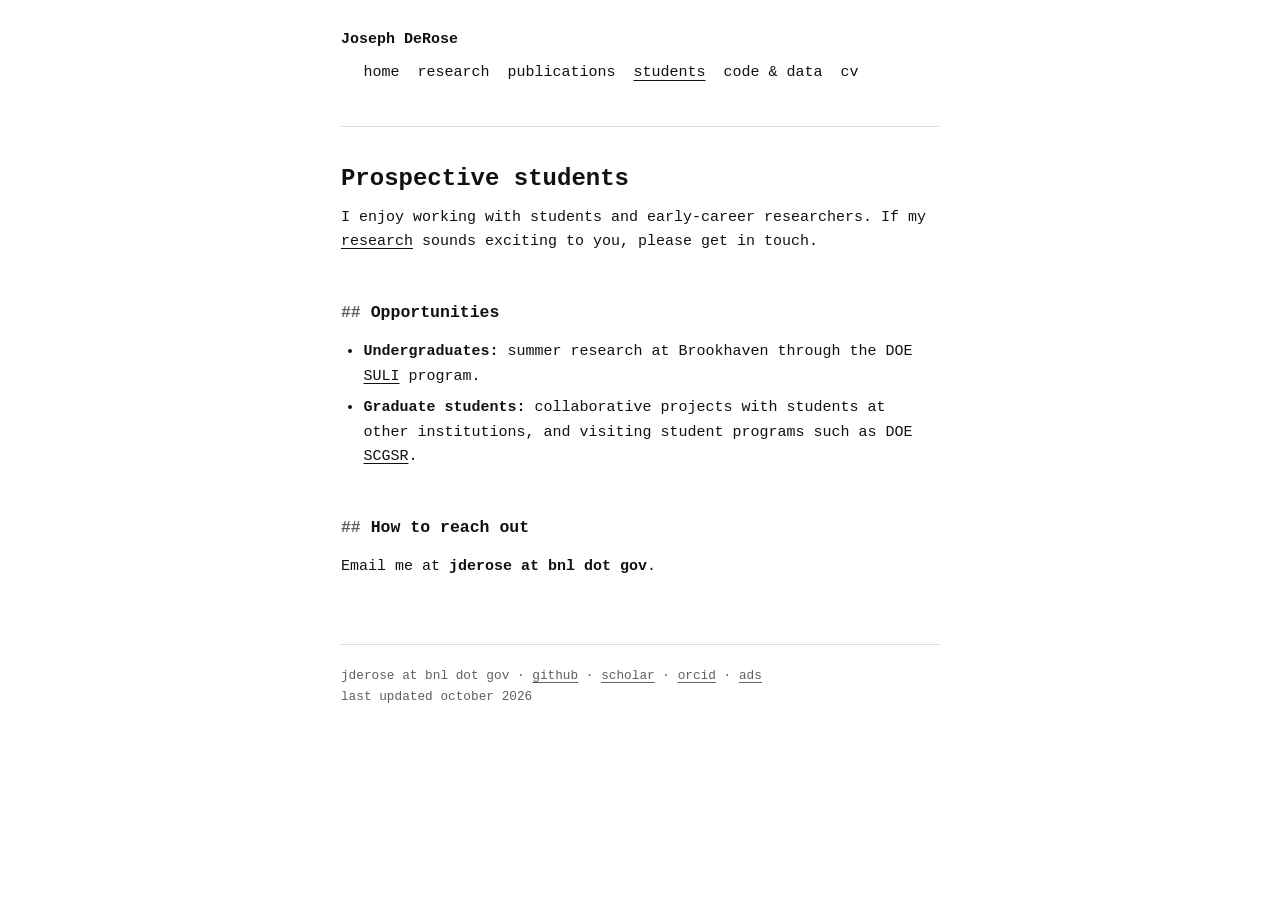
<file: students.html>
<!DOCTYPE html>
<html lang="en">
<head>
  <meta charset="UTF-8">
  <meta name="viewport" content="width=device-width, initial-scale=1.0">
  <title>Prospective Students · Joseph DeRose</title>
  <meta name="description" content="Information for students and early-career researchers interested in working with Joseph DeRose on cosmology research.">
  <meta property="og:title" content="Prospective Students · Joseph DeRose">
  <meta property="og:description" content="Information for students interested in cosmology research at Brookhaven National Laboratory.">
  <link rel="icon" href="favicon.svg" type="image/svg+xml">
  <link rel="stylesheet" href="style.css">
</head>
<body>
<div class="wrap">

<header class="site">
  <a class="name" href="index.html">Joseph DeRose</a>
  <nav>
    <ul>
      <li><a href="index.html">home</a></li>
      <li><a href="research.html">research</a></li>
      <li><a href="publications.html">publications</a></li>
      <li><a href="students.html" aria-current="page">students</a></li>
      <li><a href="code.html">code &amp; data</a></li>
      <li><a href="images/cv.pdf">cv</a></li>
    </ul>
  </nav>
</header>

<main>
  <h1>Prospective students</h1>
  <p>
    I enjoy working with students and early-career researchers.
    If my <a href="research.html">research</a> sounds exciting to you, please get in touch.
  </p>

  <h2>Opportunities</h2>
  <ul>
    <li><b>Undergraduates:</b> summer research at Brookhaven through the DOE <a href="https://science.osti.gov/wdts/suli">SULI</a> program.</li>
    <li><b>Graduate students:</b> collaborative projects with students at other institutions, and visiting student programs such as DOE <a href="https://science.osti.gov/wdts/scgsr">SCGSR</a>.</li>
  </ul>

  <h2>How to reach out</h2>
  <p>Email me at <b>jderose at bnl dot gov</b>.</p>
</main>

<footer class="site">
  jderose at bnl dot gov &middot; <a href="https://github.com/j-dr">github</a> &middot; <a href="https://scholar.google.com/citations?user=4SxA4A8AAAAJ">scholar</a> &middot; <a href="https://orcid.org/0000-0002-0728-0960">orcid</a> &middot; <a href="https://ui.adsabs.harvard.edu/search/q=author%3A%22DeRose%2C%20Joseph%22&amp;sort=date%20desc">ads</a>
  <br>last updated october 2026
</footer>

</div>
</body>
</html>
</file>
<file: style.css>
:root {
  --bg: #ffffff;
  --fg: #111111;
  --muted: #5f5f5f;
  --rule: #dddddd;
  --hover-bg: #111111;
  --hover-fg: #ffffff;
  --mono: ui-monospace, "SF Mono", Menlo, Consolas, "Liberation Mono", monospace;
}

@media (prefers-color-scheme: dark) {
  :root {
    --bg: #121212;
    --fg: #e8e8e8;
    --muted: #a0a0a0;
    --rule: #333333;
    --hover-bg: #e8e8e8;
    --hover-fg: #121212;
  }
}

* {
  margin: 0;
  padding: 0;
  box-sizing: border-box;
}

html {
  -webkit-text-size-adjust: 100%;
}

body {
  font-family: var(--mono);
  font-size: 15px;
  line-height: 1.65;
  color: var(--fg);
  background: var(--bg);
}

.wrap {
  max-width: 70ch;
  margin: 0 auto;
  padding: 0 16px;
}

/* Header */

header.site {
  display: flex;
  flex-wrap: wrap;
  justify-content: space-between;
  align-items: baseline;
  gap: 8px 24px;
  padding: 28px 0 20px;
  border-bottom: 1px solid var(--rule);
  margin-bottom: 36px;
}

header.site .name {
  font-weight: 700;
  text-decoration: none;
  border: none;
}

nav ul {
  list-style: none;
  display: flex;
  flex-wrap: wrap;
  gap: 4px 18px;
}

nav a {
  text-decoration: none;
}

nav a[aria-current="page"] {
  text-decoration: underline;
  text-underline-offset: 4px;
}

/* Text */

a {
  color: inherit;
  text-decoration: underline;
  text-decoration-thickness: 1px;
  text-underline-offset: 3px;
}

a:hover {
  background: var(--hover-bg);
  color: var(--hover-fg);
  text-decoration: none;
}

h1 {
  font-size: 1.6em;
  line-height: 1.3;
  margin-bottom: 12px;
}

h2 {
  font-size: 1.1em;
  margin: 44px 0 14px;
}

h2::before {
  content: "## ";
  color: var(--muted);
}

h3 {
  font-size: 1em;
  margin: 24px 0 8px;
}

p, ul, ol, figure {
  margin-bottom: 14px;
}

ul, ol {
  padding-left: 2.5ch;
}

li {
  margin-bottom: 6px;
}

.muted {
  color: var(--muted);
}

.lead {
  font-weight: 700;
}

/* Home */

.intro {
  display: flex;
  gap: 24px;
  align-items: flex-start;
}

.intro img {
  width: 140px;
  height: auto;
  flex-shrink: 0;
  border-radius: 2px;
}

.cta a {
  display: inline-block;
  margin-right: 20px;
}

.news {
  list-style: none;
  padding-left: 0;
}

.news time {
  color: var(--muted);
  margin-right: 1ch;
}

/* Research */

section.project {
  padding-top: 8px;
}

section.project + section.project {
  border-top: 1px solid var(--rule);
  margin-top: 36px;
}

figure img {
  display: block;
  width: 100%;
  max-height: 420px;
  object-fit: contain;
  background: var(--bg);
}

figcaption {
  font-size: 0.85em;
  color: var(--muted);
  margin-top: 6px;
}

.papers {
  font-size: 0.9em;
  color: var(--muted);
}

.papers a {
  color: var(--fg);
}

/* Publications / code */

.entries {
  list-style: none;
  padding-left: 0;
}

.entries li {
  margin-bottom: 22px;
}

.entries .title {
  font-weight: 700;
}

.entries .meta {
  font-size: 0.9em;
  color: var(--muted);
}

/* Footer */

footer.site {
  margin-top: 64px;
  padding: 20px 0 40px;
  border-top: 1px solid var(--rule);
  font-size: 0.85em;
  color: var(--muted);
}

footer.site a {
  color: var(--muted);
}

@media (max-width: 560px) {
  body {
    font-size: 14px;
  }

  .intro {
    flex-direction: column;
  }

  .intro img {
    width: 120px;
  }
}

/* Inline diagrams: inherit page colors so they follow dark mode */

svg.diagram {
  display: block;
  width: 100%;
  height: auto;
  font-family: var(--mono);
  color: var(--fg);
}

svg.diagram .head { font-size: 15px; font-weight: 700; fill: currentColor; }
svg.diagram .small { font-size: 12px; fill: var(--muted); }
svg.diagram .frame { fill: none; stroke: var(--rule); }
svg.diagram .axis { stroke: var(--muted); }
svg.diagram .gal { fill: currentColor; }
svg.diagram .gal.faint { fill: var(--muted); }
svg.diagram .gal.ghost { fill: var(--rule); }
svg.diagram .fiber { fill: none; stroke: currentColor; stroke-width: 1; }
svg.diagram .curve { fill: none; stroke: currentColor; stroke-width: 1.6; }
svg.diagram .curve.alt { stroke: var(--muted); stroke-dasharray: 3 3; stroke-width: 1; }
</file>
